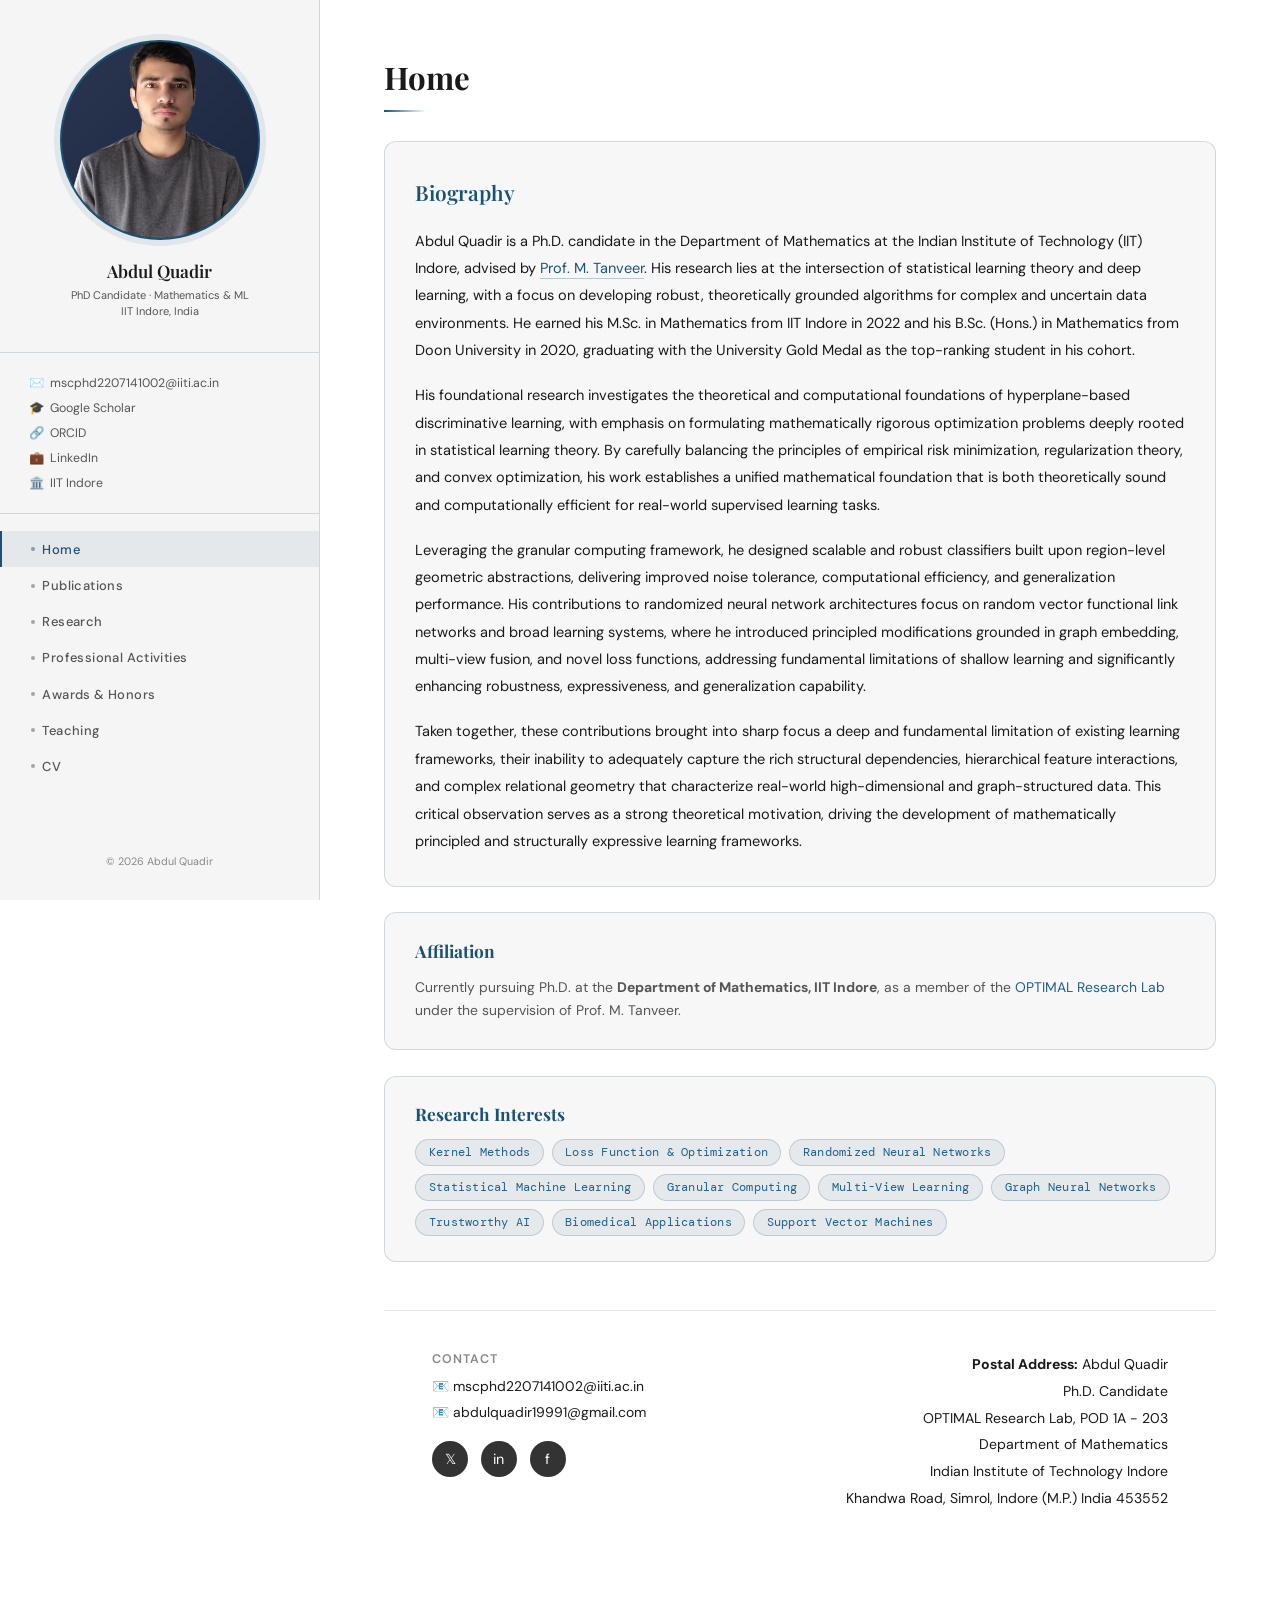
<file: index.html>
<!DOCTYPE html>
<html lang="en">
<head>
<meta charset="UTF-8">
<meta name="viewport" content="width=device-width, initial-scale=1.0">
<title>Abdul Quadir | Home</title>
<link href="https://fonts.googleapis.com/css2?family=Playfair+Display:wght@400;600;700&family=DM+Sans:wght@300;400;500;600&family=DM+Mono:wght@400;500&display=swap" rel="stylesheet">
<link rel="stylesheet" href="style.css">
</head>
<body>
<button class="mobile-toggle">☰</button>
<div class="site-wrapper">
  <div id="sidebar-placeholder"></div>
  <main class="main-content">
    <h1 class="section-title">Home</h1>
    <div class="bio-block">
      <h2 style="font-family:'Playfair Display',serif;font-size:1.3rem;color:#1a5276;margin-bottom:1rem;font-weight:600;">Biography</h2>
      <p>Abdul Quadir is a Ph.D. candidate in the Department of Mathematics at the Indian Institute of Technology (IIT) Indore, advised by <a href="https://mtanveer.profiles.iiti.ac.in/" target="_blank">Prof. M. Tanveer</a>. His research lies at the intersection of statistical learning theory and deep learning, with a focus on developing robust, theoretically grounded algorithms for complex and uncertain data environments. He earned his M.Sc. in Mathematics from IIT Indore in 2022 and his B.Sc. (Hons.) in Mathematics from Doon University in 2020, graduating with the University Gold Medal as the top-ranking student in his cohort.</p>
      <p>His foundational research investigates the theoretical and computational foundations of hyperplane-based discriminative learning, with emphasis on formulating mathematically rigorous optimization problems deeply rooted in statistical learning theory. By carefully balancing the principles of empirical risk minimization, regularization theory, and convex optimization, his work establishes a unified mathematical foundation that is both theoretically sound and computationally efficient for real-world supervised learning tasks.</p>
      <p>Leveraging the granular computing framework, he designed scalable and robust classifiers built upon region-level geometric abstractions, delivering improved noise tolerance, computational efficiency, and generalization performance. His contributions to randomized neural network architectures focus on random vector functional link networks and broad learning systems, where he introduced principled modifications grounded in graph embedding, multi-view fusion, and novel loss functions, addressing fundamental limitations of shallow learning and significantly enhancing robustness, expressiveness, and generalization capability.</p>
      <p>Taken together, these contributions brought into sharp focus a deep and fundamental limitation of existing learning frameworks, their inability to adequately capture the rich structural dependencies, hierarchical feature interactions, and complex relational geometry that characterize real-world high-dimensional and graph-structured data. This critical observation serves as a strong theoretical motivation, driving the development of mathematically principled and structurally expressive learning frameworks.</p>
    </div>
    <div class="affil-block">
      <h3>Affiliation</h3>
      <p>Currently pursuing Ph.D. at the <strong>Department of Mathematics, IIT Indore</strong>, as a member of the <a href="https://mtanveer.profiles.iiti.ac.in/" target="_blank">OPTIMAL Research Lab</a> under the supervision of Prof. M. Tanveer.</p>
    </div>
    <div class="affil-block">
      <h3>Research Interests</h3>
      <div class="interests-grid">
        <span class="tag">Kernel Methods</span>
        <span class="tag">Loss Function &amp; Optimization</span>
        <span class="tag">Randomized Neural Networks</span>
        <span class="tag">Statistical Machine Learning</span>
        <span class="tag">Granular Computing</span>
        <span class="tag">Multi-View Learning</span>
        <span class="tag">Graph Neural Networks</span>
        <span class="tag">Trustworthy AI</span>
        <span class="tag">Biomedical Applications</span>
        <span class="tag">Support Vector Machines</span>
      </div>
    </div>
    <!-- FOOTER -->
    <footer class="site-footer" style="margin-top:3rem;">
      <div>
        <p style="font-size:0.78rem;font-weight:600;color:#888;letter-spacing:0.08em;text-transform:uppercase;margin-bottom:0.5rem;">Contact</p>
        <p style="margin-bottom:0.3rem;"><a href="mailto:mscphd2207141002@iiti.ac.in" style="color:#1a1a1a;text-decoration:none;font-size:0.87rem;">📧 mscphd2207141002@iiti.ac.in</a></p>
        <p style="margin-bottom:1.2rem;"><a href="mailto:abdulquadir19991@gmail.com" style="color:#1a1a1a;text-decoration:none;font-size:0.87rem;">📧 abdulquadir19991@gmail.com</a></p>
        <div style="display:flex;gap:0.8rem;">
          <a href="#" target="_blank" style="width:36px;height:36px;border-radius:50%;background:#333;display:flex;align-items:center;justify-content:center;color:white;text-decoration:none;font-size:0.9rem;">𝕏</a>
          <a href="https://www.linkedin.com/in/abdul-quadir-0739232a8/" target="_blank" style="width:36px;height:36px;border-radius:50%;background:#333;display:flex;align-items:center;justify-content:center;color:white;text-decoration:none;font-size:0.9rem;">in</a>
          <a href="https://www.facebook.com/profile.php?id=100011492434482" target="_blank" style="width:36px;height:36px;border-radius:50%;background:#333;display:flex;align-items:center;justify-content:center;color:white;text-decoration:none;font-size:0.9rem;">f</a>
        </div>
      </div>
      <div style="font-size:0.88rem;line-height:1.9;text-align:right;">
        <p><strong>Postal Address:</strong> Abdul Quadir</p>
        <p>Ph.D. Candidate</p>
        <p>OPTIMAL Research Lab, POD 1A - 203</p>
        <p>Department of Mathematics</p>
        <p>Indian Institute of Technology Indore</p>
        <p>Khandwa Road, Simrol, Indore (M.P.) India 453552</p>
      </div>
    </footer>


    

    <!-- ── FLAG COUNTER ── -->
    <!-- <div style="
        background: var(--card-bg);
        border: 1px solid var(--border);
        border-radius: 12px;
        padding: 1.8rem 2rem;
        margin-top: 2rem;
        margin-bottom: 2rem;
    ">
        <h3 style="
            font-family: 'Playfair Display', serif;
            font-size: 1.08rem;
            color: var(--accent);
            margin-bottom: 1.2rem;
        ">Visitors</h3> -->

        <!-- <div style="display:flex; justify-content:center; width:100%;">
            <a href="https://info.flagcounter.com/j7Dl" target="_blank">
                <img src="https://s01.flagcounter.com/count2/j7Dl/bg_FFFFFF/txt_000000/border_CCCCCC/columns_4/maxflags_12/viewers_0/labels_1/pageviews_0/flags_0/percent_0/" 
                    alt="Flag Counter" 
                    border="0"
                    style="border-radius:8px;">
            </a>
        </div> -->
    <!-- </div> -->

  </main>
</div>
<script src="sidebar.js"></script>
</body>
</html>
</file>
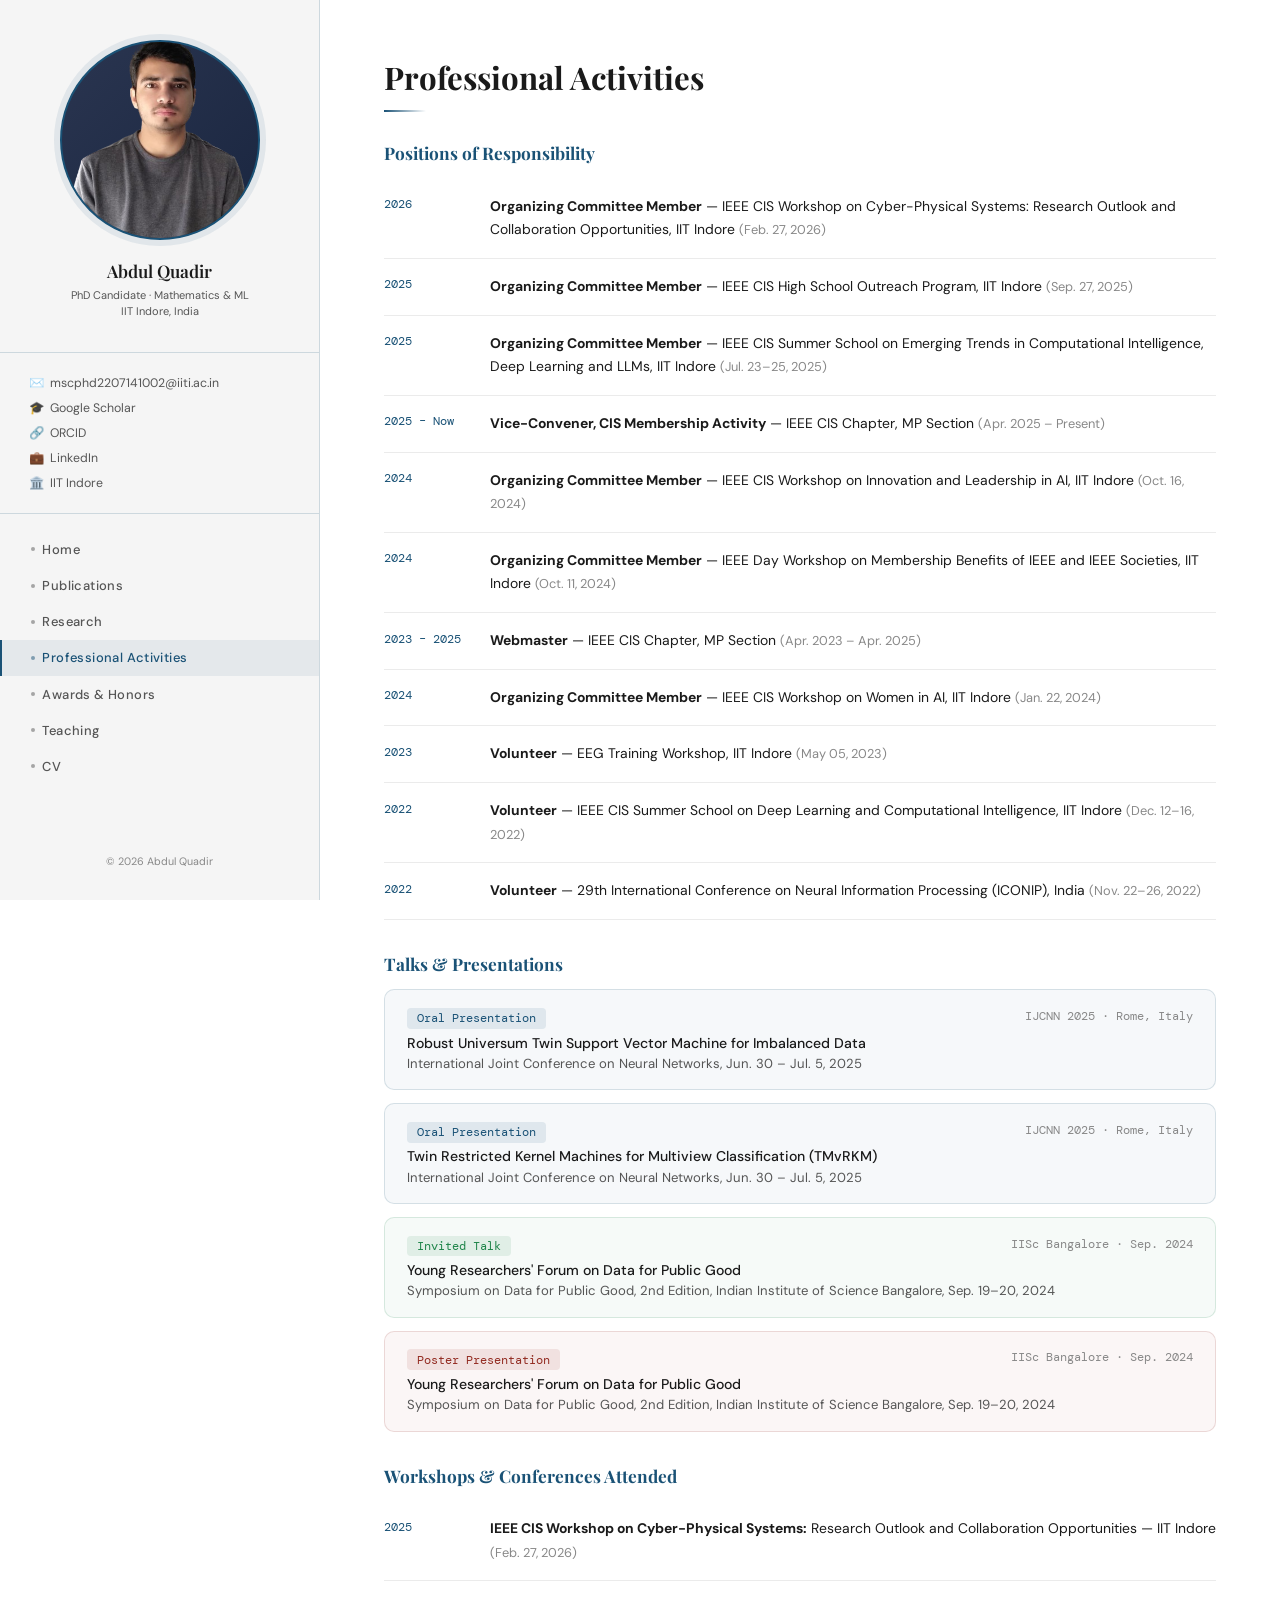
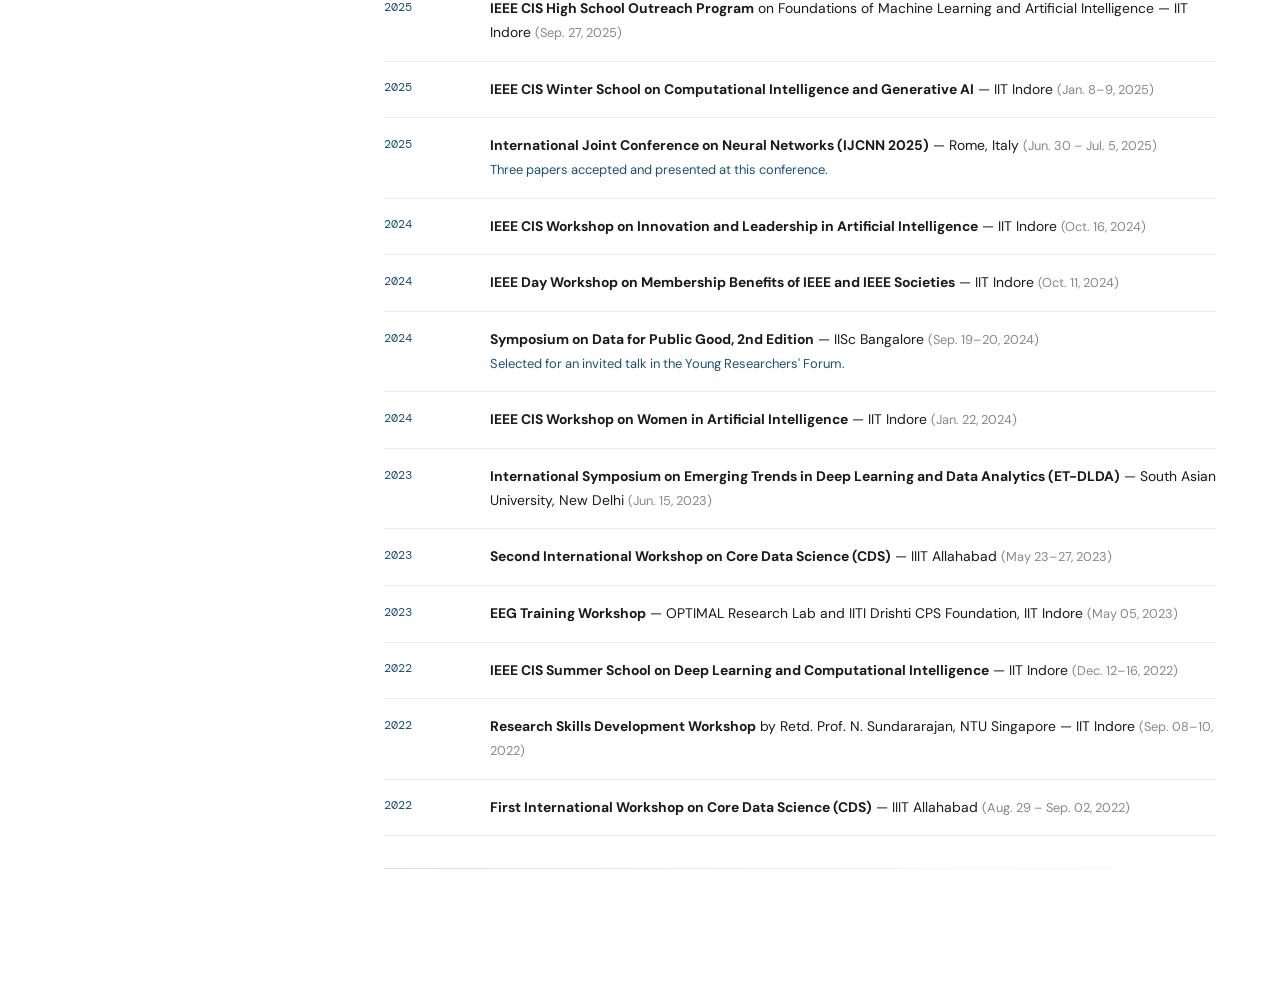
<file: activities.html>
<!DOCTYPE html>
<html lang="en">
<head>
<meta charset="UTF-8">
<meta name="viewport" content="width=device-width, initial-scale=1.0">
<title>Abdul Quadir | Professional Activities</title>
<link href="https://fonts.googleapis.com/css2?family=Playfair+Display:wght@400;600;700&family=DM+Sans:wght@300;400;500;600&family=DM+Mono:wght@400;500&display=swap" rel="stylesheet">
<link rel="stylesheet" href="style.css">
</head>
<body>
<button class="mobile-toggle">☰</button>
<div class="site-wrapper">
  <div id="sidebar-placeholder"></div>
  <main class="main-content">
<!-- ════════ PROFESSIONAL ACTIVITIES ════════ -->
<section class="page-section" id="activities">
  <h1 class="section-title">Professional Activities</h1>

  <!-- ── POSITIONS OF RESPONSIBILITY ── -->
  <h2 class="sub-heading">Positions of Responsibility</h2>

  <div style="margin-bottom: 2rem;">

    <div style="display:flex; gap:1rem; padding:1rem 0; border-bottom:1px solid rgba(0,0,0,0.08); align-items:flex-start;">
      <div style="min-width:90px; font-size:0.75rem; font-family:'DM Mono',monospace; color:#1a5276; padding-top:0.1rem;">2026</div>
      <div style="font-size:0.87rem; color:#1a1a1a; line-height:1.7;">
        <strong>Organizing Committee Member</strong> — IEEE CIS Workshop on Cyber-Physical Systems: Research Outlook and Collaboration Opportunities, IIT Indore <span style="color:#888; font-size:0.8rem;">(Feb. 27, 2026)</span>
      </div>
    </div>

    <div style="display:flex; gap:1rem; padding:1rem 0; border-bottom:1px solid rgba(0,0,0,0.08); align-items:flex-start;">
      <div style="min-width:90px; font-size:0.75rem; font-family:'DM Mono',monospace; color:#1a5276; padding-top:0.1rem;">2025</div>
      <div style="font-size:0.87rem; color:#1a1a1a; line-height:1.7;">
        <strong>Organizing Committee Member</strong> — IEEE CIS High School Outreach Program, IIT Indore <span style="color:#888; font-size:0.8rem;">(Sep. 27, 2025)</span>
      </div>
    </div>

    <div style="display:flex; gap:1rem; padding:1rem 0; border-bottom:1px solid rgba(0,0,0,0.08); align-items:flex-start;">
      <div style="min-width:90px; font-size:0.75rem; font-family:'DM Mono',monospace; color:#1a5276; padding-top:0.1rem;">2025</div>
      <div style="font-size:0.87rem; color:#1a1a1a; line-height:1.7;">
        <strong>Organizing Committee Member</strong> — IEEE CIS Summer School on Emerging Trends in Computational Intelligence, Deep Learning and LLMs, IIT Indore <span style="color:#888; font-size:0.8rem;">(Jul. 23–25, 2025)</span>
      </div>
    </div>

    <div style="display:flex; gap:1rem; padding:1rem 0; border-bottom:1px solid rgba(0,0,0,0.08); align-items:flex-start;">
      <div style="min-width:90px; font-size:0.75rem; font-family:'DM Mono',monospace; color:#1a5276; padding-top:0.1rem;">2025 – Now</div>
      <div style="font-size:0.87rem; color:#1a1a1a; line-height:1.7;">
        <strong>Vice-Convener, CIS Membership Activity</strong> — IEEE CIS Chapter, MP Section <span style="color:#888; font-size:0.8rem;">(Apr. 2025 – Present)</span>
      </div>
    </div>


    <div style="display:flex; gap:1rem; padding:1rem 0; border-bottom:1px solid rgba(0,0,0,0.08); align-items:flex-start;">
      <div style="min-width:90px; font-size:0.75rem; font-family:'DM Mono',monospace; color:#1a5276; padding-top:0.1rem;">2024</div>
      <div style="font-size:0.87rem; color:#1a1a1a; line-height:1.7;">
        <strong>Organizing Committee Member</strong> — IEEE CIS Workshop on Innovation and Leadership in AI, IIT Indore <span style="color:#888; font-size:0.8rem;">(Oct. 16, 2024)</span>
      </div>
    </div>

    <div style="display:flex; gap:1rem; padding:1rem 0; border-bottom:1px solid rgba(0,0,0,0.08); align-items:flex-start;">
      <div style="min-width:90px; font-size:0.75rem; font-family:'DM Mono',monospace; color:#1a5276; padding-top:0.1rem;">2024</div>
      <div style="font-size:0.87rem; color:#1a1a1a; line-height:1.7;">
        <strong>Organizing Committee Member</strong> — IEEE Day Workshop on Membership Benefits of IEEE and IEEE Societies, IIT Indore <span style="color:#888; font-size:0.8rem;">(Oct. 11, 2024)</span>
      </div>
    </div>

    <div style="display:flex; gap:1rem; padding:1rem 0; border-bottom:1px solid rgba(0,0,0,0.08); align-items:flex-start;">
      <div style="min-width:90px; font-size:0.75rem; font-family:'DM Mono',monospace; color:#1a5276; padding-top:0.1rem;">2023 – 2025</div>
      <div style="font-size:0.87rem; color:#1a1a1a; line-height:1.7;">
        <strong>Webmaster</strong> — IEEE CIS Chapter, MP Section <span style="color:#888; font-size:0.8rem;">(Apr. 2023 – Apr. 2025)</span>
      </div>
    </div>

    <div style="display:flex; gap:1rem; padding:1rem 0; border-bottom:1px solid rgba(0,0,0,0.08); align-items:flex-start;">
      <div style="min-width:90px; font-size:0.75rem; font-family:'DM Mono',monospace; color:#1a5276; padding-top:0.1rem;">2024</div>
      <div style="font-size:0.87rem; color:#1a1a1a; line-height:1.7;">
        <strong>Organizing Committee Member</strong> — IEEE CIS Workshop on Women in AI, IIT Indore <span style="color:#888; font-size:0.8rem;">(Jan. 22, 2024)</span>
      </div>
    </div>

    <div style="display:flex; gap:1rem; padding:1rem 0; border-bottom:1px solid rgba(0,0,0,0.08); align-items:flex-start;">
      <div style="min-width:90px; font-size:0.75rem; font-family:'DM Mono',monospace; color:#1a5276; padding-top:0.1rem;">2023</div>
      <div style="font-size:0.87rem; color:#1a1a1a; line-height:1.7;">
        <strong>Volunteer</strong> — EEG Training Workshop, IIT Indore <span style="color:#888; font-size:0.8rem;">(May 05, 2023)</span>
      </div>
    </div>

    <div style="display:flex; gap:1rem; padding:1rem 0; border-bottom:1px solid rgba(0,0,0,0.08); align-items:flex-start;">
      <div style="min-width:90px; font-size:0.75rem; font-family:'DM Mono',monospace; color:#1a5276; padding-top:0.1rem;">2022</div>
      <div style="font-size:0.87rem; color:#1a1a1a; line-height:1.7;">
        <strong>Volunteer</strong> — IEEE CIS Summer School on Deep Learning and Computational Intelligence, IIT Indore <span style="color:#888; font-size:0.8rem;">(Dec. 12–16, 2022)</span>
      </div>
    </div>

    <div style="display:flex; gap:1rem; padding:1rem 0; border-bottom:1px solid rgba(0,0,0,0.08); align-items:flex-start;">
      <div style="min-width:90px; font-size:0.75rem; font-family:'DM Mono',monospace; color:#1a5276; padding-top:0.1rem;">2022</div>
      <div style="font-size:0.87rem; color:#1a1a1a; line-height:1.7;">
        <strong>Volunteer</strong> — 29th International Conference on Neural Information Processing (ICONIP), India <span style="color:#888; font-size:0.8rem;">(Nov. 22–26, 2022)</span>
      </div>
    </div>

  </div>

  <!-- ── TALKS & PRESENTATIONS ── -->
  <h2 class="sub-heading">Talks &amp; Presentations</h2>
  <div style="margin-bottom: 2rem;">

    <div style="background:rgba(26,82,118,0.04); border:1px solid rgba(26,82,118,0.15); border-radius:10px; padding:1.1rem 1.4rem; margin-bottom:0.8rem;">
      <div style="display:flex; justify-content:space-between; flex-wrap:wrap; gap:0.5rem; margin-bottom:0.3rem;">
        <span style="font-size:0.75rem; font-family:'DM Mono',monospace; color:#1a5276; background:rgba(26,82,118,0.1); padding:0.15rem 0.6rem; border-radius:4px;">Oral Presentation</span>
        <span style="font-size:0.75rem; font-family:'DM Mono',monospace; color:#888;">IJCNN 2025 · Rome, Italy</span>
      </div>
      <p style="font-size:0.88rem; color:#1a1a1a; font-weight:500;">Robust Universum Twin Support Vector Machine for Imbalanced Data</p>
      <p style="font-size:0.82rem; color:#555; margin-top:0.2rem;">International Joint Conference on Neural Networks, Jun. 30 – Jul. 5, 2025</p>
    </div>

    <div style="background:rgba(26,82,118,0.04); border:1px solid rgba(26,82,118,0.15); border-radius:10px; padding:1.1rem 1.4rem; margin-bottom:0.8rem;">
      <div style="display:flex; justify-content:space-between; flex-wrap:wrap; gap:0.5rem; margin-bottom:0.3rem;">
        <span style="font-size:0.75rem; font-family:'DM Mono',monospace; color:#1a5276; background:rgba(26,82,118,0.1); padding:0.15rem 0.6rem; border-radius:4px;">Oral Presentation</span>
        <span style="font-size:0.75rem; font-family:'DM Mono',monospace; color:#888;">IJCNN 2025 · Rome, Italy</span>
      </div>
      <p style="font-size:0.88rem; color:#1a1a1a; font-weight:500;">Twin Restricted Kernel Machines for Multiview Classification (TMvRKM)</p>
      <p style="font-size:0.82rem; color:#555; margin-top:0.2rem;">International Joint Conference on Neural Networks, Jun. 30 – Jul. 5, 2025</p>
    </div>

    <div style="background:rgba(30,132,73,0.04); border:1px solid rgba(30,132,73,0.15); border-radius:10px; padding:1.1rem 1.4rem; margin-bottom:0.8rem;">
      <div style="display:flex; justify-content:space-between; flex-wrap:wrap; gap:0.5rem; margin-bottom:0.3rem;">
        <span style="font-size:0.75rem; font-family:'DM Mono',monospace; color:#1e8449; background:rgba(30,132,73,0.1); padding:0.15rem 0.6rem; border-radius:4px;">Invited Talk</span>
        <span style="font-size:0.75rem; font-family:'DM Mono',monospace; color:#888;">IISc Bangalore · Sep. 2024</span>
      </div>
      <p style="font-size:0.88rem; color:#1a1a1a; font-weight:500;">Young Researchers' Forum on Data for Public Good</p>
      <p style="font-size:0.82rem; color:#555; margin-top:0.2rem;">Symposium on Data for Public Good, 2nd Edition, Indian Institute of Science Bangalore, Sep. 19–20, 2024</p>
    </div>

    <div style="background:rgba(146,43,33,0.04); border:1px solid rgba(146,43,33,0.15); border-radius:10px; padding:1.1rem 1.4rem; margin-bottom:0.8rem;">
      <div style="display:flex; justify-content:space-between; flex-wrap:wrap; gap:0.5rem; margin-bottom:0.3rem;">
        <span style="font-size:0.75rem; font-family:'DM Mono',monospace; color:#922b21; background:rgba(146,43,33,0.1); padding:0.15rem 0.6rem; border-radius:4px;">Poster Presentation</span>
        <span style="font-size:0.75rem; font-family:'DM Mono',monospace; color:#888;">IISc Bangalore · Sep. 2024</span>
      </div>
      <p style="font-size:0.88rem; color:#1a1a1a; font-weight:500;">Young Researchers' Forum on Data for Public Good</p>
      <p style="font-size:0.82rem; color:#555; margin-top:0.2rem;">Symposium on Data for Public Good, 2nd Edition, Indian Institute of Science Bangalore, Sep. 19–20, 2024</p>
    </div>

  </div>

  <!-- ── WORKSHOPS & CONFERENCES ── -->
  <h2 class="sub-heading">Workshops &amp; Conferences Attended</h2>
  <div style="margin-bottom: 2rem;">

    <div style="display:flex; gap:1rem; padding:1rem 0; border-bottom:1px solid rgba(0,0,0,0.08); align-items:flex-start;">
      <div style="min-width:90px; font-size:0.75rem; font-family:'DM Mono',monospace; color:#1a5276; padding-top:0.1rem;">2025</div>
      <div style="font-size:0.87rem; color:#1a1a1a; line-height:1.7;">
        <strong>IEEE CIS Workshop on Cyber-Physical Systems:</strong> Research Outlook and Collaboration Opportunities — IIT Indore <span style="color:#888; font-size:0.8rem;">(Feb. 27, 2026)</span>
      </div>
    </div>

    <div style="display:flex; gap:1rem; padding:1rem 0; border-bottom:1px solid rgba(0,0,0,0.08); align-items:flex-start;">
      <div style="min-width:90px; font-size:0.75rem; font-family:'DM Mono',monospace; color:#1a5276; padding-top:0.1rem;">2025</div>
      <div style="font-size:0.87rem; color:#1a1a1a; line-height:1.7;">
        <strong>IEEE CIS High School Outreach Program</strong> on Foundations of Machine Learning and Artificial Intelligence — IIT Indore <span style="color:#888; font-size:0.8rem;">(Sep. 27, 2025)</span>
      </div>
    </div>

    <div style="display:flex; gap:1rem; padding:1rem 0; border-bottom:1px solid rgba(0,0,0,0.08); align-items:flex-start;">
      <div style="min-width:90px; font-size:0.75rem; font-family:'DM Mono',monospace; color:#1a5276; padding-top:0.1rem;">2025</div>
      <div style="font-size:0.87rem; color:#1a1a1a; line-height:1.7;">
        <strong>IEEE CIS Winter School on Computational Intelligence and Generative AI</strong> — IIT Indore <span style="color:#888; font-size:0.8rem;">(Jan. 8–9, 2025)</span>
      </div>
    </div>

    <div style="display:flex; gap:1rem; padding:1rem 0; border-bottom:1px solid rgba(0,0,0,0.08); align-items:flex-start;">
      <div style="min-width:90px; font-size:0.75rem; font-family:'DM Mono',monospace; color:#1a5276; padding-top:0.1rem;">2025</div>
      <div style="font-size:0.87rem; color:#1a1a1a; line-height:1.7;">
        <strong>International Joint Conference on Neural Networks (IJCNN 2025)</strong> — Rome, Italy <span style="color:#888; font-size:0.8rem;">(Jun. 30 – Jul. 5, 2025)</span>
        <br><span style="font-size:0.81rem; color:#1a5276;">Three papers accepted and presented at this conference.</span>
      </div>
    </div>

    <div style="display:flex; gap:1rem; padding:1rem 0; border-bottom:1px solid rgba(0,0,0,0.08); align-items:flex-start;">
      <div style="min-width:90px; font-size:0.75rem; font-family:'DM Mono',monospace; color:#1a5276; padding-top:0.1rem;">2024</div>
      <div style="font-size:0.87rem; color:#1a1a1a; line-height:1.7;">
        <strong>IEEE CIS Workshop on Innovation and Leadership in Artificial Intelligence</strong> — IIT Indore <span style="color:#888; font-size:0.8rem;">(Oct. 16, 2024)</span>
      </div>
    </div>

    <div style="display:flex; gap:1rem; padding:1rem 0; border-bottom:1px solid rgba(0,0,0,0.08); align-items:flex-start;">
      <div style="min-width:90px; font-size:0.75rem; font-family:'DM Mono',monospace; color:#1a5276; padding-top:0.1rem;">2024</div>
      <div style="font-size:0.87rem; color:#1a1a1a; line-height:1.7;">
        <strong>IEEE Day Workshop on Membership Benefits of IEEE and IEEE Societies</strong> — IIT Indore <span style="color:#888; font-size:0.8rem;">(Oct. 11, 2024)</span>
      </div>
    </div>

    <div style="display:flex; gap:1rem; padding:1rem 0; border-bottom:1px solid rgba(0,0,0,0.08); align-items:flex-start;">
      <div style="min-width:90px; font-size:0.75rem; font-family:'DM Mono',monospace; color:#1a5276; padding-top:0.1rem;">2024</div>
      <div style="font-size:0.87rem; color:#1a1a1a; line-height:1.7;">
        <strong>Symposium on Data for Public Good, 2nd Edition</strong> — IISc Bangalore <span style="color:#888; font-size:0.8rem;">(Sep. 19–20, 2024)</span>
        <br><span style="font-size:0.81rem; color:#1a5276;">Selected for an invited talk in the Young Researchers' Forum.</span>
      </div>
    </div>

    <div style="display:flex; gap:1rem; padding:1rem 0; border-bottom:1px solid rgba(0,0,0,0.08); align-items:flex-start;">
      <div style="min-width:90px; font-size:0.75rem; font-family:'DM Mono',monospace; color:#1a5276; padding-top:0.1rem;">2024</div>
      <div style="font-size:0.87rem; color:#1a1a1a; line-height:1.7;">
        <strong>IEEE CIS Workshop on Women in Artificial Intelligence</strong> — IIT Indore <span style="color:#888; font-size:0.8rem;">(Jan. 22, 2024)</span>
      </div>
    </div>

    <div style="display:flex; gap:1rem; padding:1rem 0; border-bottom:1px solid rgba(0,0,0,0.08); align-items:flex-start;">
      <div style="min-width:90px; font-size:0.75rem; font-family:'DM Mono',monospace; color:#1a5276; padding-top:0.1rem;">2023</div>
      <div style="font-size:0.87rem; color:#1a1a1a; line-height:1.7;">
        <strong>International Symposium on Emerging Trends in Deep Learning and Data Analytics (ET-DLDA)</strong> — South Asian University, New Delhi <span style="color:#888; font-size:0.8rem;">(Jun. 15, 2023)</span>
      </div>
    </div>

    <div style="display:flex; gap:1rem; padding:1rem 0; border-bottom:1px solid rgba(0,0,0,0.08); align-items:flex-start;">
      <div style="min-width:90px; font-size:0.75rem; font-family:'DM Mono',monospace; color:#1a5276; padding-top:0.1rem;">2023</div>
      <div style="font-size:0.87rem; color:#1a1a1a; line-height:1.7;">
        <strong>Second International Workshop on Core Data Science (CDS)</strong> — IIIT Allahabad <span style="color:#888; font-size:0.8rem;">(May 23–27, 2023)</span>
      </div>
    </div>

    <div style="display:flex; gap:1rem; padding:1rem 0; border-bottom:1px solid rgba(0,0,0,0.08); align-items:flex-start;">
      <div style="min-width:90px; font-size:0.75rem; font-family:'DM Mono',monospace; color:#1a5276; padding-top:0.1rem;">2023</div>
      <div style="font-size:0.87rem; color:#1a1a1a; line-height:1.7;">
        <strong>EEG Training Workshop</strong> — OPTIMAL Research Lab and IITI Drishti CPS Foundation, IIT Indore <span style="color:#888; font-size:0.8rem;">(May 05, 2023)</span>
      </div>
    </div>

    <div style="display:flex; gap:1rem; padding:1rem 0; border-bottom:1px solid rgba(0,0,0,0.08); align-items:flex-start;">
      <div style="min-width:90px; font-size:0.75rem; font-family:'DM Mono',monospace; color:#1a5276; padding-top:0.1rem;">2022</div>
      <div style="font-size:0.87rem; color:#1a1a1a; line-height:1.7;">
        <strong>IEEE CIS Summer School on Deep Learning and Computational Intelligence</strong> — IIT Indore <span style="color:#888; font-size:0.8rem;">(Dec. 12–16, 2022)</span>
      </div>
    </div>

    <div style="display:flex; gap:1rem; padding:1rem 0; border-bottom:1px solid rgba(0,0,0,0.08); align-items:flex-start;">
      <div style="min-width:90px; font-size:0.75rem; font-family:'DM Mono',monospace; color:#1a5276; padding-top:0.1rem;">2022</div>
      <div style="font-size:0.87rem; color:#1a1a1a; line-height:1.7;">
        <strong>Research Skills Development Workshop</strong> by Retd. Prof. N. Sundararajan, NTU Singapore — IIT Indore <span style="color:#888; font-size:0.8rem;">(Sep. 08–10, 2022)</span>
      </div>
    </div>

    <div style="display:flex; gap:1rem; padding:1rem 0; border-bottom:1px solid rgba(0,0,0,0.08); align-items:flex-start;">
      <div style="min-width:90px; font-size:0.75rem; font-family:'DM Mono',monospace; color:#1a5276; padding-top:0.1rem;">2022</div>
      <div style="font-size:0.87rem; color:#1a1a1a; line-height:1.7;">
        <strong>First International Workshop on Core Data Science (CDS)</strong> — IIIT Allahabad <span style="color:#888; font-size:0.8rem;">(Aug. 29 – Sep. 02, 2022)</span>
      </div>
    </div>

  </div>
</section>


    <div class="section-divider"></div>

    <!-- ════════ AWARDS ════════ -->
  </main>
</div>
<script src="sidebar.js"></script>
</body>
</html>
</file>
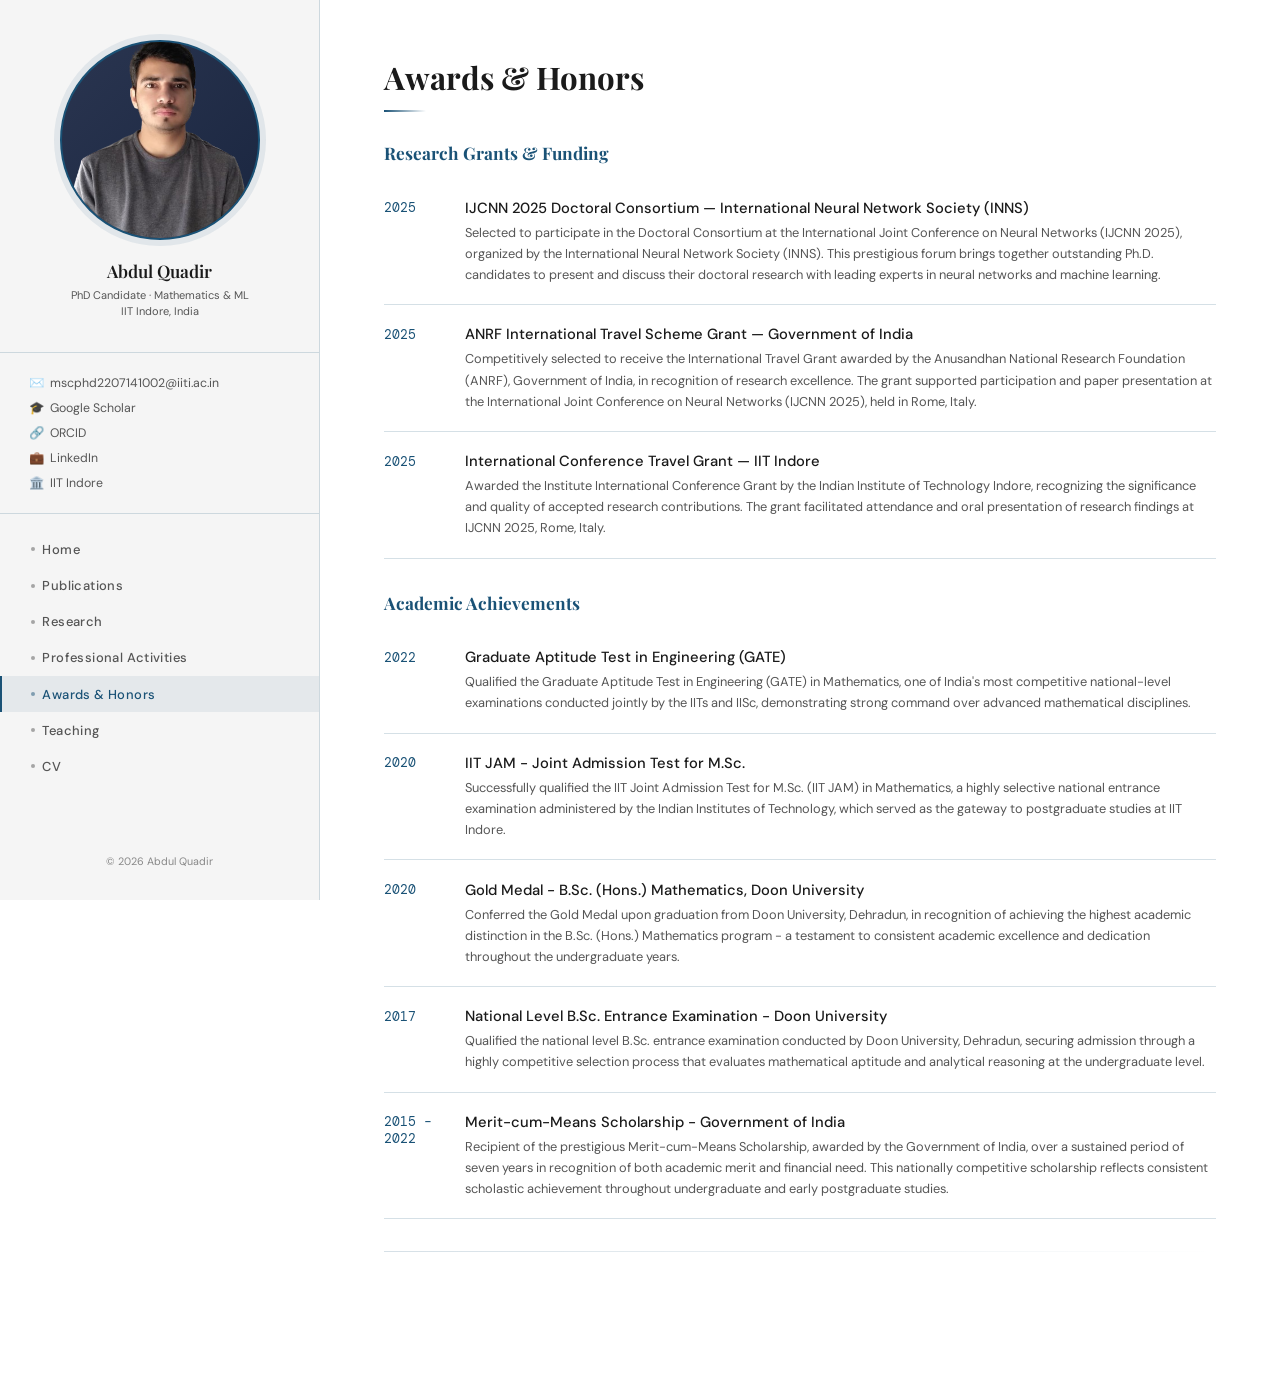
<file: awards.html>
<!DOCTYPE html>
<html lang="en">
<head>
<meta charset="UTF-8">
<meta name="viewport" content="width=device-width, initial-scale=1.0">
<title>Abdul Quadir | Awards & Honors</title>
<link href="https://fonts.googleapis.com/css2?family=Playfair+Display:wght@400;600;700&family=DM+Sans:wght@300;400;500;600&family=DM+Mono:wght@400;500&display=swap" rel="stylesheet">
<link rel="stylesheet" href="style.css">
</head>
<body>
<button class="mobile-toggle">☰</button>
<div class="site-wrapper">
  <div id="sidebar-placeholder"></div>
  <main class="main-content">
<section class="page-section" id="awards">
  <h1 class="section-title">Awards &amp; Honors</h1>

  <!-- ── GRANTS & FUNDING ── -->
  <h2 class="sub-heading">Research Grants &amp; Funding</h2>

    <div class="award-item">
      <div class="award-year">2025</div>
      <div class="award-info">
          <h3>IJCNN 2025 Doctoral Consortium — International Neural Network Society (INNS)</h3>
          <p>Selected to participate in the Doctoral Consortium at the International Joint Conference on Neural Networks (IJCNN 2025), organized by the International Neural Network Society (INNS). This prestigious forum brings together outstanding Ph.D. candidates to present and discuss their doctoral research with leading experts in neural networks and machine learning.</p>
      </div>
  </div>

  <div class="award-item">
    <div class="award-year">2025</div>
    <div class="award-info">
      <h3>ANRF International Travel Scheme Grant — Government of India</h3>
      <p contenteditable="false">Competitively selected to receive the International Travel Grant awarded by the Anusandhan National Research Foundation (ANRF), Government of India, in recognition of research excellence. The grant supported participation and paper presentation at the International Joint Conference on Neural Networks (IJCNN 2025), held in Rome, Italy.</p>
    </div>
  </div>

  <div class="award-item">
    <div class="award-year">2025</div>
    <div class="award-info">
      <h3>International Conference Travel Grant — IIT Indore</h3>
      <p contenteditable="false">Awarded the Institute International Conference Grant by the Indian Institute of Technology Indore, recognizing the significance and quality of accepted research contributions. The grant facilitated attendance and oral presentation of research findings at IJCNN 2025, Rome, Italy.</p>
    </div>
  </div>

  <!-- ── ACADEMIC ACHIEVEMENTS ── -->
  <h2 class="sub-heading" style="margin-top:2rem;">Academic Achievements</h2>

  <div class="award-item">
    <div class="award-year">2022</div>
    <div class="award-info">
      <h3>Graduate Aptitude Test in Engineering (GATE)</h3>
      <p contenteditable="false">Qualified the Graduate Aptitude Test in Engineering (GATE) in Mathematics, one of India's most competitive national-level examinations conducted jointly by the IITs and IISc, demonstrating strong command over advanced mathematical disciplines.</p>
    </div>
  </div>

  <div class="award-item">
    <div class="award-year">2020</div>
    <div class="award-info">
      <h3>IIT JAM - Joint Admission Test for M.Sc.</h3>
      <p contenteditable="false">Successfully qualified the IIT Joint Admission Test for M.Sc. (IIT JAM) in Mathematics, a highly selective national entrance examination administered by the Indian Institutes of Technology, which served as the gateway to postgraduate studies at IIT Indore.</p>
    </div>
  </div>

  <div class="award-item">
    <div class="award-year">2020</div>
    <div class="award-info">
      <h3>Gold Medal - B.Sc. (Hons.) Mathematics, Doon University</h3>
      <p contenteditable="false">Conferred the Gold Medal upon graduation from Doon University, Dehradun, in recognition of achieving the highest academic distinction in the B.Sc. (Hons.) Mathematics program - a testament to consistent academic excellence and dedication throughout the undergraduate years.</p>
    </div>
  </div>

  <div class="award-item">
    <div class="award-year">2017</div>
    <div class="award-info">
      <h3>National Level B.Sc. Entrance Examination - Doon University</h3>
      <p contenteditable="false">Qualified the national level B.Sc. entrance examination conducted by Doon University, Dehradun, securing admission through a highly competitive selection process that evaluates mathematical aptitude and analytical reasoning at the undergraduate level.</p>
    </div>
  </div>

  <div class="award-item">
    <div class="award-year">2015 – 2022</div>
    <div class="award-info">
      <h3>Merit-cum-Means Scholarship - Government of India</h3>
      <p contenteditable="false">Recipient of the prestigious Merit-cum-Means Scholarship, awarded by the Government of India, over a sustained period of seven years in recognition of both academic merit and financial need. This nationally competitive scholarship reflects consistent scholastic achievement throughout undergraduate and early postgraduate studies.</p>
    </div>
  </div>

</section>
<div class="section-divider"></div>


    <!-- ════════ TEACHING ════════ -->
  </main>
</div>
<script src="sidebar.js"></script>
</body>
</html>
</file>
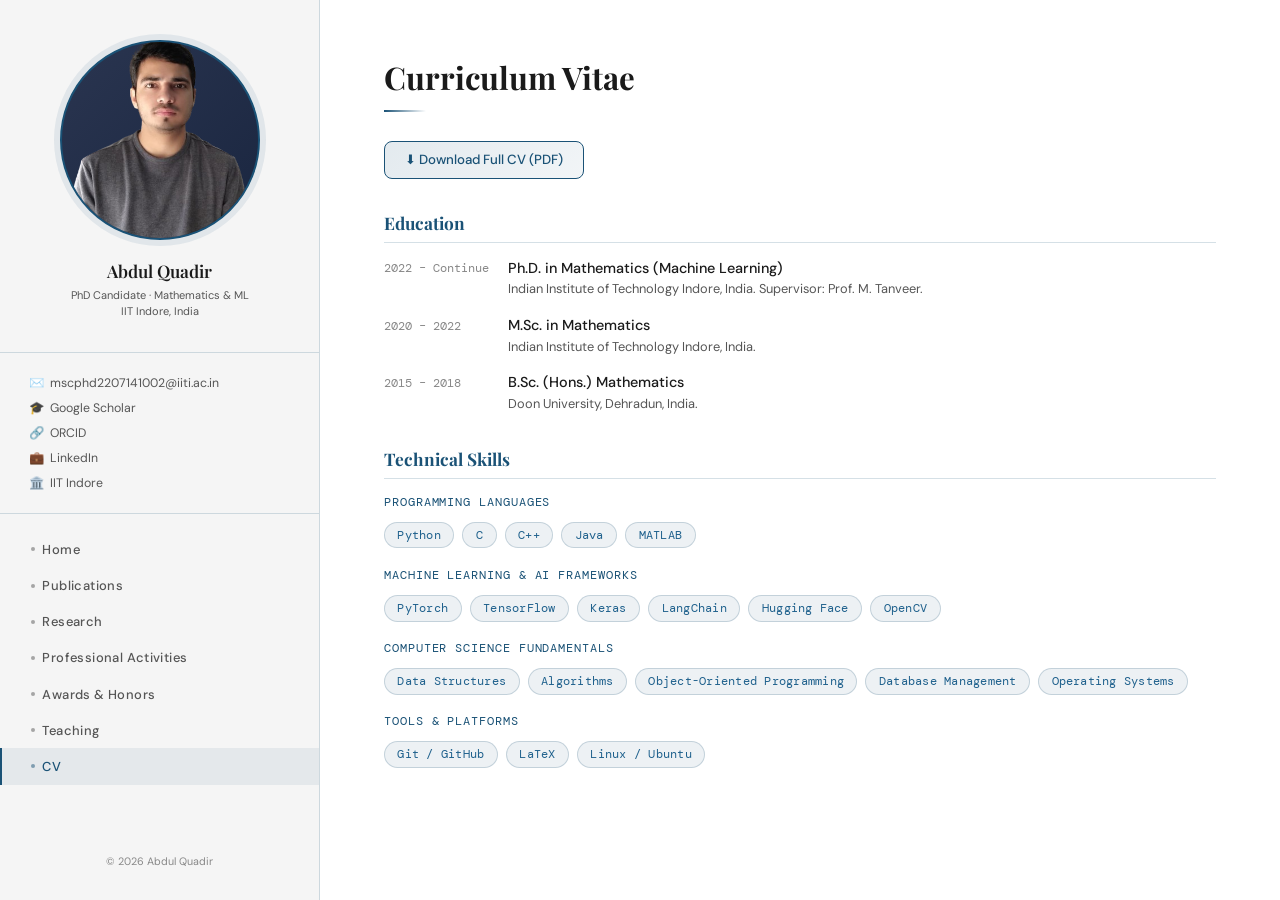
<file: cv.html>
<!DOCTYPE html>
<html lang="en">
<head>
<meta charset="UTF-8">
<meta name="viewport" content="width=device-width, initial-scale=1.0">
<title>Abdul Quadir | CV</title>
<link href="https://fonts.googleapis.com/css2?family=Playfair+Display:wght@400;600;700&family=DM+Sans:wght@300;400;500;600&family=DM+Mono:wght@400;500&display=swap" rel="stylesheet">
<link rel="stylesheet" href="style.css">
</head>
<body>
<button class="mobile-toggle">☰</button>
<div class="site-wrapper">
  <div id="sidebar-placeholder"></div>
  <main class="main-content">
<!-- ════════ CV ════════ -->
    <section class="page-section" id="cv">
      <h1 class="section-title">Curriculum Vitae</h1>
      <a href="Abdul_CV.pdf" class="cv-download-btn">⬇ Download Full CV (PDF)</a>

      <div class="cv-section">
        <h3>Education</h3>
        <div class="cv-row">
          <div class="cv-date">2022 – Continue </div>
          <div class="cv-detail">
            <h4>Ph.D. in Mathematics (Machine Learning)</h4>
            <p contenteditable="false">Indian Institute of Technology Indore, India. Supervisor: Prof. M. Tanveer.</p>
          </div>
        </div>
        <div class="cv-row">
          <div class="cv-date">2020 – 2022</div>
          <div class="cv-detail">
            <h4>M.Sc. in Mathematics</h4>
            <p contenteditable="false">Indian Institute of Technology Indore, India.</p>
          </div>
        </div>
        <div class="cv-row">
          <div class="cv-date">2015 – 2018</div>
          <div class="cv-detail">
            <h4>B.Sc. (Hons.) Mathematics</h4>
            <p contenteditable="false">Doon University, Dehradun, India.</p>
          </div>
        </div>
      </div>

      <div class="cv-section">
      <h3>Technical Skills</h3>

      <!-- Programming Languages -->
      <div style="margin-bottom: 1.2rem;">
        <div style="font-family:'DM Mono',monospace; font-size:0.72rem; color:#1a5276;
                    letter-spacing:0.08em; text-transform:uppercase; margin-bottom:0.6rem;">
          Programming Languages
        </div>
        <div class="interests-grid">
          <span class="tag">Python</span>
          <span class="tag">C</span>
          <span class="tag">C++</span>
          <span class="tag">Java</span>
          <span class="tag">MATLAB</span>
        </div>
      </div>

      <!-- Machine Learning & AI -->
      <div style="margin-bottom: 1.2rem;">
        <div style="font-family:'DM Mono',monospace; font-size:0.72rem; color:#1a5276;
                    letter-spacing:0.08em; text-transform:uppercase; margin-bottom:0.6rem;">
          Machine Learning &amp; AI Frameworks
        </div>
        <div class="interests-grid">
          <span class="tag">PyTorch</span>
          <span class="tag">TensorFlow</span>
          <span class="tag">Keras</span>
          <span class="tag">LangChain</span>
          <span class="tag">Hugging Face</span>
          <span class="tag">OpenCV</span>
        </div>
      </div>

      <!-- CS Fundamentals -->
      <div style="margin-bottom: 1.2rem;">
        <div style="font-family:'DM Mono',monospace; font-size:0.72rem; color:#1a5276;
                    letter-spacing:0.08em; text-transform:uppercase; margin-bottom:0.6rem;">
          Computer Science Fundamentals
        </div>
        <div class="interests-grid">
          <span class="tag">Data Structures</span>
          <span class="tag">Algorithms</span>
          <span class="tag">Object-Oriented Programming</span>
          <span class="tag">Database Management</span>
          <span class="tag">Operating Systems</span>
        </div>
      </div>


      <!-- Tools & Platforms -->
      <div style="margin-bottom: 1.2rem;">
        <div style="font-family:'DM Mono',monospace; font-size:0.72rem; color:#1a5276;
                    letter-spacing:0.08em; text-transform:uppercase; margin-bottom:0.6rem;">
          Tools &amp; Platforms
        </div>
        <div class="interests-grid">
          <span class="tag">Git / GitHub</span>
          <span class="tag">LaTeX</span>
          <span class="tag">Linux / Ubuntu</span>
        </div>
      </div>

    </div>
    </section>
  </main>
</div>
<script src="sidebar.js"></script>
</body>
</html>
</file>
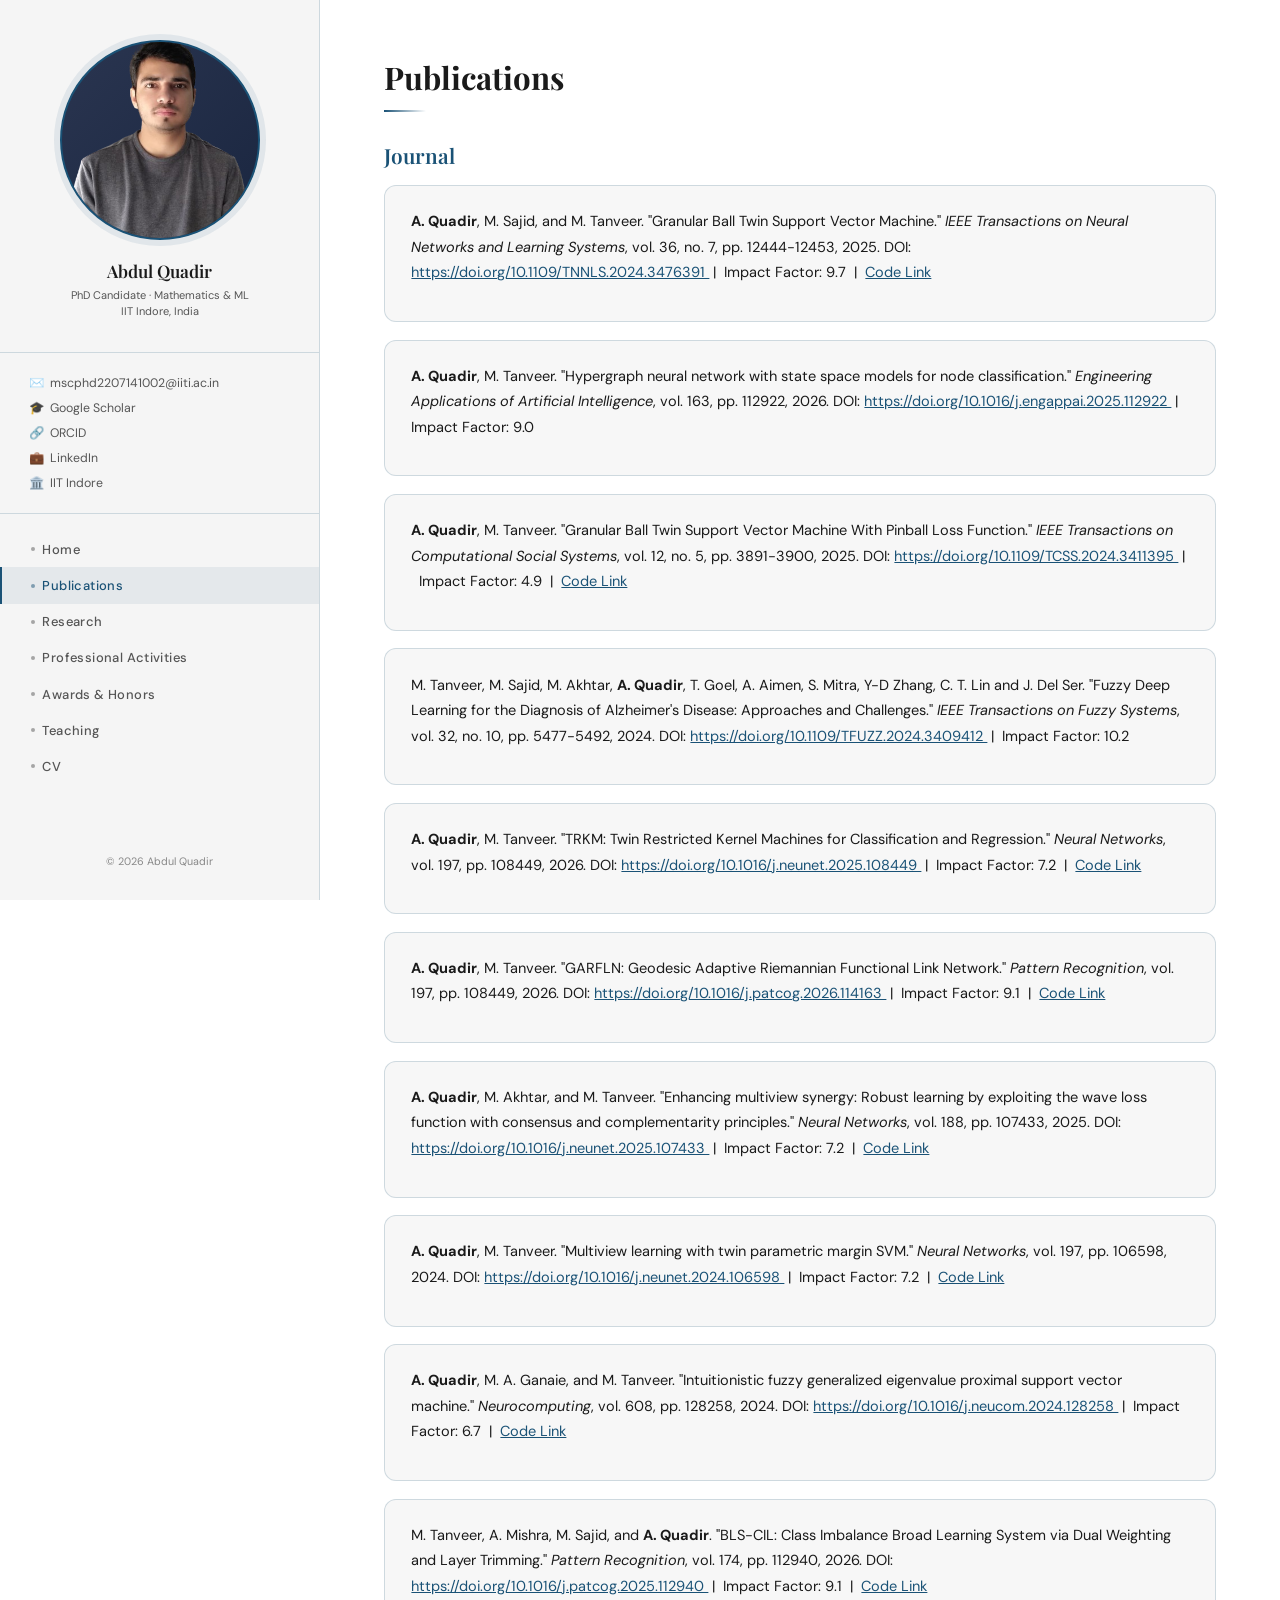
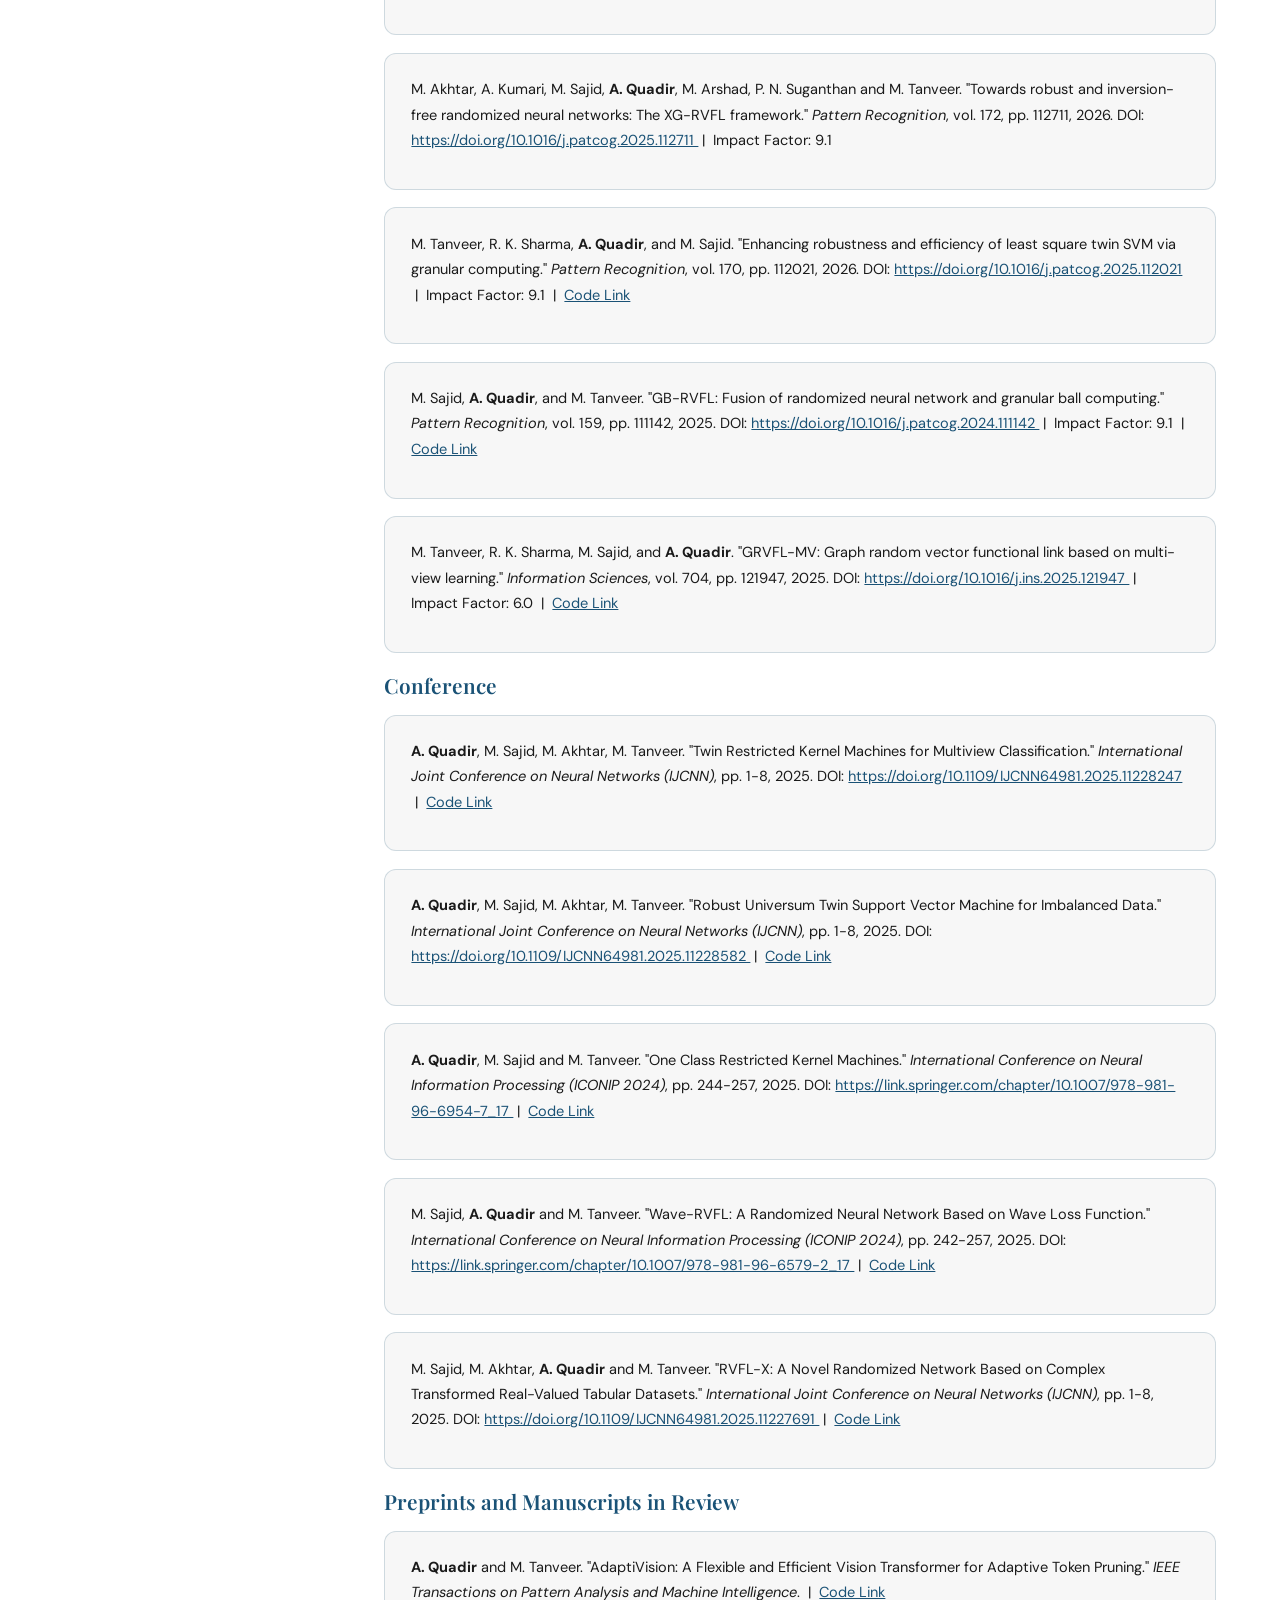
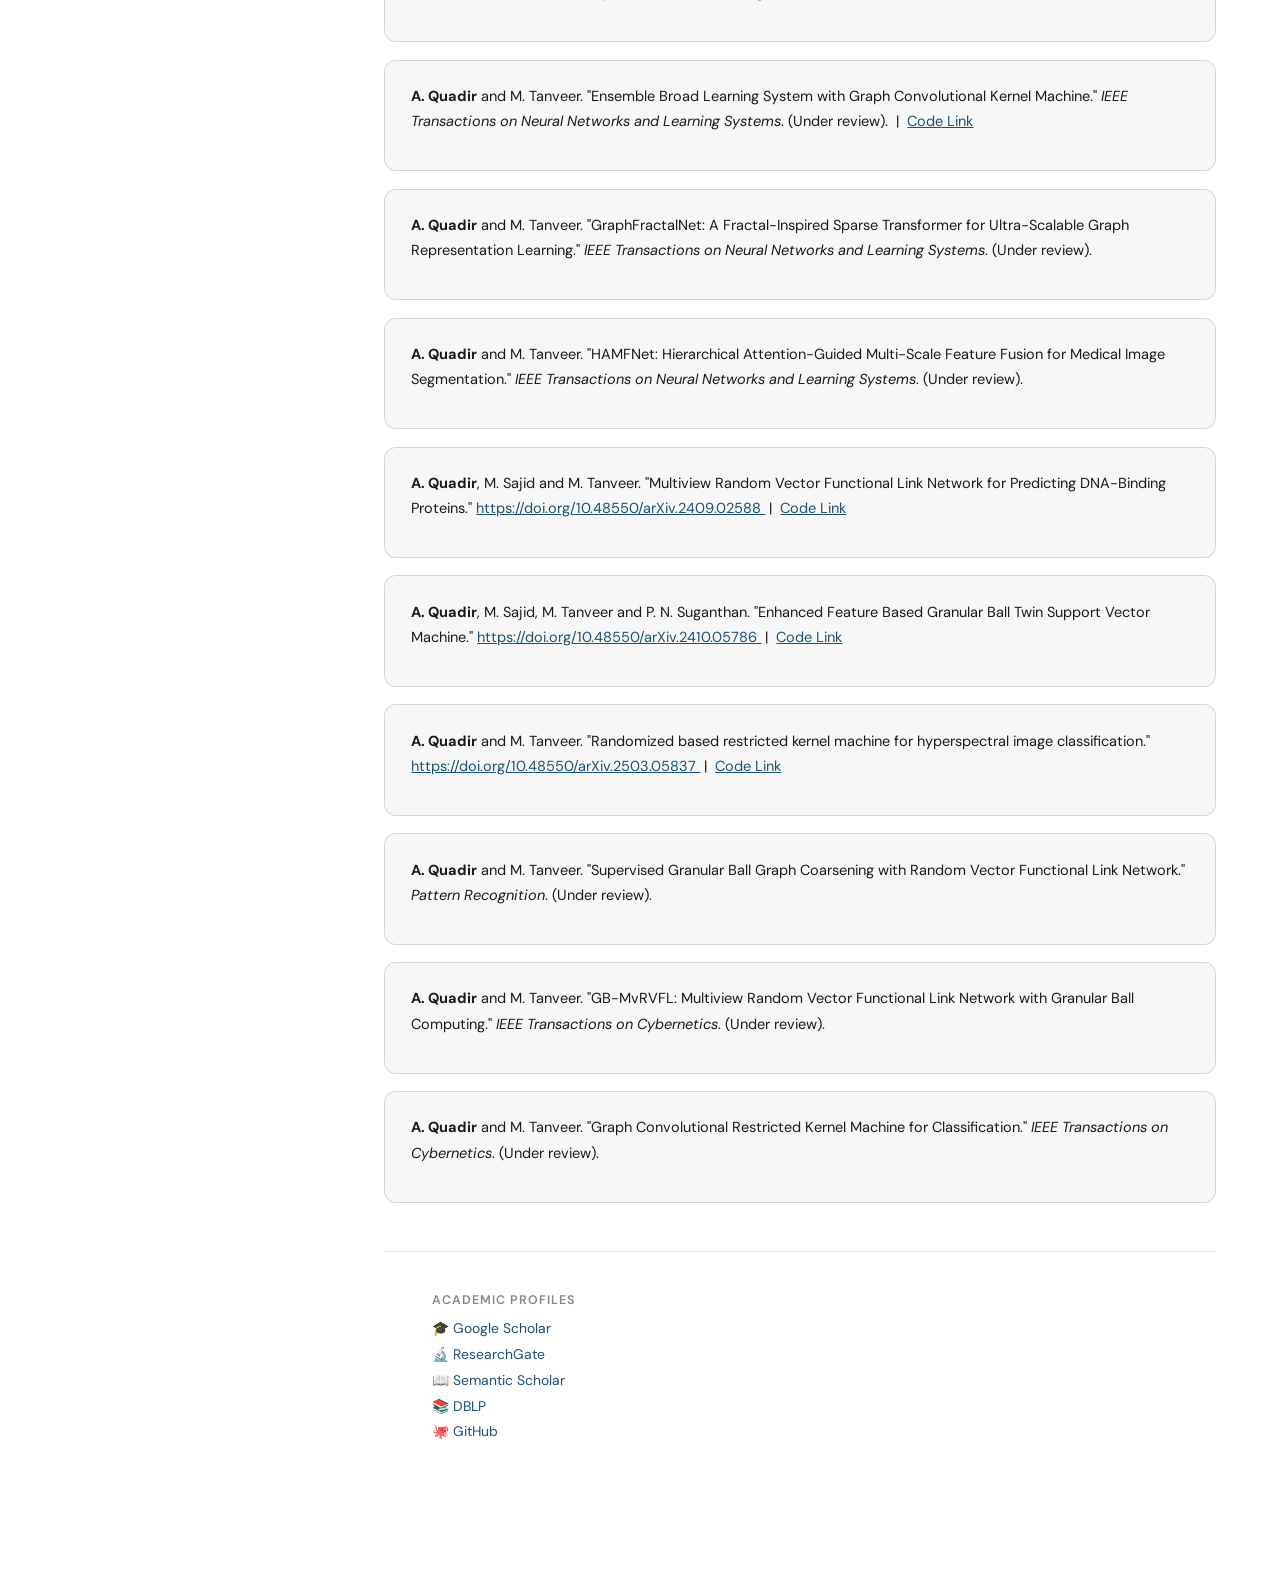
<file: publications.html>
<!DOCTYPE html>
<html lang="en">
<head>
<meta charset="UTF-8">
<meta name="viewport" content="width=device-width, initial-scale=1.0">
<title>Abdul Quadir | Publications</title>
<link href="https://fonts.googleapis.com/css2?family=Playfair+Display:wght@400;600;700&family=DM+Sans:wght@300;400;500;600&family=DM+Mono:wght@400;500&display=swap" rel="stylesheet">
<link rel="stylesheet" href="style.css">
</head>
<body>
<button class="mobile-toggle">☰</button>
<div class="site-wrapper">
  <div id="sidebar-placeholder"></div>
  <main class="main-content">
<!-- ════════ PUBLICATIONS ════════ -->
    <section class="page-section" id="publications">
      <h1 class="section-title">Publications</h1>
      <h2 style="font-family: 'Playfair Display', serif; font-size: 1.3rem; color: #1a5276; margin-bottom: 1rem; font-weight: 600;">Journal</h2>
       
      <div class="pub-card">
          <div style="font-size: 0.91rem; color: #1a1a1a; line-height: 1.75; margin-bottom: 0.75rem;" contenteditable="false">
              <strong>A. Quadir</strong>, M. Sajid, and M. Tanveer. 
              "Granular Ball Twin Support Vector Machine." 
              <em>IEEE Transactions on Neural Networks and Learning Systems</em>, 
              vol. 36, no. 7, pp. 12444-12453, 2025.
              DOI: <a href="https://doi.org/10.1109/TNNLS.2024.3476391" target="_blank"
                      style="color: #1a5276; text-decoration: underline;">
                      https://doi.org/10.1109/TNNLS.2024.3476391
                  </a> 
              &nbsp;|&nbsp; Impact Factor: 9.7
              &nbsp;|&nbsp; 
              <a href="https://github.com/abdulquadir1999/GBTSVM" target="_blank"
                style="color: #1a5276; text-decoration: underline;">
                  Code Link
              </a>
          </div>
      </div>

      <div class="pub-card">
          <div style="font-size: 0.91rem; color: #1a1a1a; line-height: 1.75; margin-bottom: 0.75rem;" contenteditable="false">
              <strong>A. Quadir</strong>, M. Tanveer. 
              "Hypergraph neural network with state space models for node classification." 
              <em>Engineering Applications of Artificial Intelligence</em>, 
              vol. 163, pp. 112922, 2026.
              DOI: <a href="https://doi.org/10.1016/j.engappai.2025.112922" target="_blank"
                      style="color: #1a5276; text-decoration: underline;">
                      https://doi.org/10.1016/j.engappai.2025.112922
                  </a> 
              &nbsp;|&nbsp; Impact Factor: 9.0 
              &nbsp;
          </div>
      </div>

      <div class="pub-card">
          <div style="font-size: 0.91rem; color: #1a1a1a; line-height: 1.75; margin-bottom: 0.75rem;" contenteditable="false">
              <strong>A. Quadir</strong>, M. Tanveer. 
              "Granular Ball Twin Support Vector Machine With Pinball Loss Function." 
              <em>IEEE Transactions on Computational Social Systems</em>, 
              vol. 12, no. 5, pp. 3891-3900, 2025.
              DOI: <a href="https://doi.org/10.1109/TCSS.2024.3411395" target="_blank"
                      style="color: #1a5276; text-decoration: underline;">
                      https://doi.org/10.1109/TCSS.2024.3411395
                  </a> 
              &nbsp;|&nbsp; Impact Factor: 4.9 
              &nbsp;|&nbsp; 
              <a href="https://github.com/abdulquadir1999/Pin-GBTSVM" target="_blank"
                style="color: #1a5276; text-decoration: underline;">
                  Code Link
              </a>
          </div>
      </div>

      <div class="pub-card">
          <div style="font-size: 0.91rem; color: #1a1a1a; line-height: 1.75; margin-bottom: 0.75rem;" contenteditable="false">
              M. Tanveer, M. Sajid, M. Akhtar, <strong>A. Quadir</strong>, T. Goel, A. Aimen, S. Mitra, Y-D Zhang, C. T. Lin and J. Del Ser. 
              "Fuzzy Deep Learning for the Diagnosis of Alzheimer's Disease: Approaches and Challenges." 
              <em>IEEE Transactions on Fuzzy Systems</em>, 
              vol. 32, no. 10, pp. 5477-5492, 2024.
              DOI: <a href="https://doi.org/10.1109/TFUZZ.2024.3409412" target="_blank"
                      style="color: #1a5276; text-decoration: underline;">
                      https://doi.org/10.1109/TFUZZ.2024.3409412
                  </a> 
              &nbsp;|&nbsp; Impact Factor: 10.2
              &nbsp;
          </div>
      </div>

      <div class="pub-card">
          <div style="font-size: 0.91rem; color: #1a1a1a; line-height: 1.75; margin-bottom: 0.75rem;" contenteditable="false">
              <strong>A. Quadir</strong>, M. Tanveer. 
              "TRKM: Twin Restricted Kernel Machines for Classification and Regression." 
              <em>Neural Networks</em>, 
              vol. 197, pp. 108449, 2026.
              DOI: <a href="https://doi.org/10.1016/j.neunet.2025.108449" target="_blank"
                      style="color: #1a5276; text-decoration: underline;">
                      https://doi.org/10.1016/j.neunet.2025.108449
                  </a> 
              &nbsp;|&nbsp; Impact Factor: 7.2 
              &nbsp;|&nbsp; 
              <a href="https://github.com/abdulquadir1999/TRKM" target="_blank"
                style="color: #1a5276; text-decoration: underline;">
                  Code Link
              </a>
          </div>
      </div>

      <div class="pub-card">
          <div style="font-size: 0.91rem; color: #1a1a1a; line-height: 1.75; margin-bottom: 0.75rem;" contenteditable="false">
              <strong>A. Quadir</strong>, M. Tanveer. 
              "GARFLN: Geodesic Adaptive Riemannian Functional Link Network." 
              <em>Pattern Recognition</em>, 
              vol. 197, pp. 108449, 2026.
              DOI: <a href="https://doi.org/10.1016/j.patcog.2026.114163" target="_blank"
                      style="color: #1a5276; text-decoration: underline;">
                      https://doi.org/10.1016/j.patcog.2026.114163
                  </a> 
              &nbsp;|&nbsp; Impact Factor: 9.1 
              &nbsp;|&nbsp; 
              <a href="https://github.com/abdulquadir1999/GARFLN" target="_blank"
                style="color: #1a5276; text-decoration: underline;">
                  Code Link
              </a>
          </div>
      </div>


      <div class="pub-card">
          <div style="font-size: 0.91rem; color: #1a1a1a; line-height: 1.75; margin-bottom: 0.75rem;" contenteditable="false">
              <strong>A. Quadir</strong>, M. Akhtar, and M. Tanveer. 
              "Enhancing multiview synergy: Robust learning by exploiting the wave loss function with consensus and complementarity principles." 
              <em>Neural Networks</em>, 
              vol. 188, pp. 107433, 2025.
              DOI: <a href="https://doi.org/10.1016/j.neunet.2025.107433" target="_blank"
                      style="color: #1a5276; text-decoration: underline;">
                      https://doi.org/10.1016/j.neunet.2025.107433
                  </a> 
              &nbsp;|&nbsp; Impact Factor: 7.2
              &nbsp;|&nbsp; 
              <a href="https://github.com/abdulquadir1999/Wave-MvSVM" target="_blank"
                style="color: #1a5276; text-decoration: underline;">
                  Code Link
              </a>
          </div>
      </div>
      
      

      <div class="pub-card">
          <div style="font-size: 0.91rem; color: #1a1a1a; line-height: 1.75; margin-bottom: 0.75rem;" contenteditable="false">
              <strong>A. Quadir</strong>, M. Tanveer. 
              "Multiview learning with twin parametric margin SVM." 
              <em>Neural Networks</em>, 
              vol. 197, pp. 106598, 2024.
              DOI: <a href="https://doi.org/10.1016/j.neunet.2024.106598" target="_blank"
                      style="color: #1a5276; text-decoration: underline;">
                      https://doi.org/10.1016/j.neunet.2024.106598
                  </a> 
              &nbsp;|&nbsp; Impact Factor: 7.2 
              &nbsp;|&nbsp; 
              <a href="https://github.com/abdulquadir1999/MvTPMSVM" target="_blank"
                style="color: #1a5276; text-decoration: underline;">
                  Code Link
              </a>
          </div>
      </div>

      <div class="pub-card">
          <div style="font-size: 0.91rem; color: #1a1a1a; line-height: 1.75; margin-bottom: 0.75rem;" contenteditable="false">
              <strong>A. Quadir</strong>, M. A. Ganaie, and M. Tanveer. 
              "Intuitionistic fuzzy generalized eigenvalue proximal support vector machine." 
              <em>Neurocomputing</em>, 
              vol. 608, pp. 128258, 2024.
              DOI: <a href="https://doi.org/10.1016/j.neucom.2024.128258" target="_blank"
                      style="color: #1a5276; text-decoration: underline;">
                      https://doi.org/10.1016/j.neucom.2024.128258
                  </a> 
              &nbsp;|&nbsp; Impact Factor: 6.7
              &nbsp;|&nbsp; 
              <a href="https://github.com/abdulquadir1999/IF-GEPSVM" target="_blank"
                style="color: #1a5276; text-decoration: underline;">
                  Code Link
              </a>
          </div>
      </div>

      <div class="pub-card">
          <div style="font-size: 0.91rem; color: #1a1a1a; line-height: 1.75; margin-bottom: 0.75rem;" contenteditable="false">
              M. Tanveer, A. Mishra, M. Sajid, and <strong>A. Quadir</strong>. 
              "BLS-CIL: Class Imbalance Broad Learning System via Dual Weighting and Layer Trimming." 
              <em>Pattern Recognition</em>, 
              vol. 174, pp. 112940, 2026.
              DOI: <a href="https://doi.org/10.1016/j.patcog.2025.112940" target="_blank"
                      style="color: #1a5276; text-decoration: underline;">
                      https://doi.org/10.1016/j.patcog.2025.112940
                  </a> 
              &nbsp;|&nbsp; Impact Factor: 9.1 
              &nbsp;|&nbsp; 
              <a href="https://github.com/abdulquadir1999/BLS-CIL" target="_blank"
                style="color: #1a5276; text-decoration: underline;">
                  Code Link
              </a>
          </div>
      </div>

      <div class="pub-card">
          <div style="font-size: 0.91rem; color: #1a1a1a; line-height: 1.75; margin-bottom: 0.75rem;" contenteditable="false">
              M. Akhtar, A. Kumari, M. Sajid, <strong>A. Quadir</strong>, M. Arshad, P. N. Suganthan and M. Tanveer. 
              "Towards robust and inversion-free randomized neural networks: The XG-RVFL framework." 
              <em>Pattern Recognition</em>, 
              vol. 172, pp. 112711, 2026.
              DOI: <a href="https://doi.org/10.1016/j.patcog.2025.112711" target="_blank"
                      style="color: #1a5276; text-decoration: underline;">
                      https://doi.org/10.1016/j.patcog.2025.112711
                  </a> 
              &nbsp;|&nbsp; Impact Factor: 9.1 
              &nbsp;
          </div>
      </div>

      <div class="pub-card">
          <div style="font-size: 0.91rem; color: #1a1a1a; line-height: 1.75; margin-bottom: 0.75rem;" contenteditable="false">
              M. Tanveer, R. K. Sharma, <strong>A. Quadir</strong>, and M. Sajid. 
              "Enhancing robustness and efficiency of least square twin SVM via granular computing." 
              <em>Pattern Recognition</em>, 
              vol. 170, pp. 112021, 2026.
              DOI: <a href="https://doi.org/10.1016/j.patcog.2025.112021" target="_blank"
                      style="color: #1a5276; text-decoration: underline;">
                      https://doi.org/10.1016/j.patcog.2025.112021
                  </a> 
              &nbsp;|&nbsp; Impact Factor: 9.1 
              &nbsp;|&nbsp; 
              <a href="https://github.com/abdulquadir1999/GBLSTSVM" target="_blank"
                style="color: #1a5276; text-decoration: underline;">
                  Code Link
              </a>
          </div>
      </div>

      <div class="pub-card">
          <div style="font-size: 0.91rem; color: #1a1a1a; line-height: 1.75; margin-bottom: 0.75rem;" contenteditable="false">
              M. Sajid, <strong>A. Quadir</strong>, and M. Tanveer. 
              "GB-RVFL: Fusion of randomized neural network and granular ball computing." 
              <em>Pattern Recognition</em>, 
              vol. 159, pp. 111142, 2025.
              DOI: <a href="https://doi.org/10.1016/j.patcog.2024.111142" target="_blank"
                      style="color: #1a5276; text-decoration: underline;">
                      https://doi.org/10.1016/j.patcog.2024.111142
                  </a> 
              &nbsp;|&nbsp; Impact Factor: 9.1 
              &nbsp;|&nbsp; 
              <a href="https://github.com/abdulquadir1999/GB-RVFL" target="_blank"
                style="color: #1a5276; text-decoration: underline;">
                  Code Link
              </a>
          </div>
      </div>

      <div class="pub-card">
          <div style="font-size: 0.91rem; color: #1a1a1a; line-height: 1.75; margin-bottom: 0.75rem;" contenteditable="false">
              M. Tanveer, R. K. Sharma, M. Sajid, and <strong>A. Quadir</strong>. 
              "GRVFL-MV: Graph random vector functional link based on multi-view learning." 
              <em>Information Sciences</em>, 
              vol. 704, pp. 121947, 2025.
              DOI: <a href="https://doi.org/10.1016/j.ins.2025.121947" target="_blank"
                      style="color: #1a5276; text-decoration: underline;">
                      https://doi.org/10.1016/j.ins.2025.121947
                  </a> 
              &nbsp;|&nbsp; Impact Factor: 6.0 
              &nbsp;|&nbsp; 
              <a href="https://github.com/abdulquadir1999/GRVFL-MV" target="_blank"
                style="color: #1a5276; text-decoration: underline;">
                  Code Link
              </a>
          </div>
      </div>
    
    <h2 style="font-family: 'Playfair Display', serif; font-size: 1.3rem; color: #1a5276; margin-bottom: 1rem; font-weight: 600;">Conference</h2>
    
     <div class="pub-card">
          <div style="font-size: 0.91rem; color: #1a1a1a; line-height: 1.75; margin-bottom: 0.75rem;" contenteditable="false">
             <strong>A. Quadir</strong>, M. Sajid, M. Akhtar, M. Tanveer. 
              "Twin Restricted Kernel Machines for Multiview Classification." 
              <em>International Joint Conference on Neural Networks (IJCNN)</em>, 
              pp. 1-8, 2025.
              DOI: <a href="https://doi.org/10.1109/IJCNN64981.2025.11228247" target="_blank"
                      style="color: #1a5276; text-decoration: underline;">
                      https://doi.org/10.1109/IJCNN64981.2025.11228247
                  </a> 
              &nbsp;|&nbsp; 
              <a href="https://github.com/abdulquadir1999/TMvRKM" target="_blank"
                style="color: #1a5276; text-decoration: underline;">
                  Code Link
              </a>
          </div>
      </div> 

      <div class="pub-card">
          <div style="font-size: 0.91rem; color: #1a1a1a; line-height: 1.75; margin-bottom: 0.75rem;" contenteditable="false">
             <strong>A. Quadir</strong>, M. Sajid, M. Akhtar, M. Tanveer. 
              "Robust Universum Twin Support Vector Machine for Imbalanced Data." 
              <em>International Joint Conference on Neural Networks (IJCNN)</em>, 
              pp. 1-8, 2025.
              DOI: <a href="https://doi.org/10.1109/IJCNN64981.2025.11228582" target="_blank"
                      style="color: #1a5276; text-decoration: underline;">
                      https://doi.org/10.1109/IJCNN64981.2025.11228582
                  </a> 
              &nbsp;|&nbsp; 
              <a href="https://github.com/abdulquadir1999/IFUTSVM-ID" target="_blank"
                style="color: #1a5276; text-decoration: underline;">
                  Code Link
              </a>
          </div>
      </div> 

      <div class="pub-card">
          <div style="font-size: 0.91rem; color: #1a1a1a; line-height: 1.75; margin-bottom: 0.75rem;" contenteditable="false">
             <strong>A. Quadir</strong>, M. Sajid and M. Tanveer. 
              "One Class Restricted Kernel Machines." 
              <em>International Conference on Neural Information Processing (ICONIP 2024)</em>, 
              pp. 244-257, 2025.
              DOI: <a href="https://link.springer.com/chapter/10.1007/978-981-96-6954-7_17" target="_blank"
                      style="color: #1a5276; text-decoration: underline;">
                      https://link.springer.com/chapter/10.1007/978-981-96-6954-7_17
                  </a> 
              &nbsp;|&nbsp; 
              <a href="https://github.com/abdulquadir1999/OCRKM" target="_blank"
                style="color: #1a5276; text-decoration: underline;">
                  Code Link
              </a>
          </div>
      </div> 

      <div class="pub-card">
          <div style="font-size: 0.91rem; color: #1a1a1a; line-height: 1.75; margin-bottom: 0.75rem;" contenteditable="false">
             M. Sajid, <strong>A. Quadir</strong> and M. Tanveer. 
              "Wave-RVFL: A Randomized Neural Network Based on Wave Loss Function." 
              <em>International Conference on Neural Information Processing (ICONIP 2024)</em>,
              pp. 242-257, 2025.
              DOI: <a href="https://link.springer.com/chapter/10.1007/978-981-96-6579-2_17" target="_blank"
                      style="color: #1a5276; text-decoration: underline;">
                      https://link.springer.com/chapter/10.1007/978-981-96-6579-2_17
                  </a> 
              &nbsp;|&nbsp; 
              <a href="https://github.com/abdulquadir1999/Wave-RVFL" target="_blank"
                style="color: #1a5276; text-decoration: underline;">
                  Code Link
              </a>
          </div>
      </div>

      <div class="pub-card">
          <div style="font-size: 0.91rem; color: #1a1a1a; line-height: 1.75; margin-bottom: 0.75rem;" contenteditable="false">
             M. Sajid, M. Akhtar, <strong>A. Quadir</strong> and M. Tanveer. 
              "RVFL-X: A Novel Randomized Network Based on Complex Transformed Real-Valued Tabular Datasets." 
              <em>International Joint Conference on Neural Networks (IJCNN)</em>, 
              pp. 1-8, 2025.
              DOI: <a href="https://doi.org/10.1109/IJCNN64981.2025.11227691" target="_blank"
                      style="color: #1a5276; text-decoration: underline;">
                      https://doi.org/10.1109/IJCNN64981.2025.11227691
                  </a> 
              &nbsp;|&nbsp; 
              <a href="https://github.com/YOUR_REPO_LINK" target="_blank"
                style="color: #1a5276; text-decoration: underline;">
                  Code Link
              </a>
          </div>
      </div> 

      <h2 style="font-family: 'Playfair Display', serif; font-size: 1.3rem; color: #1a5276; margin-bottom: 1rem; font-weight: 600;">Preprints and Manuscripts in Review</h2>
      
      <div class="pub-card">
          <div style="font-size: 0.91rem; color: #1a1a1a; line-height: 1.75; margin-bottom: 0.75rem;" contenteditable="false">
             <strong>A. Quadir</strong> and M. Tanveer. 
              "AdaptiVision: A Flexible and Efficient Vision Transformer for Adaptive Token Pruning."
              <em>IEEE Transactions on Pattern Analysis and Machine Intelligence</em>. 
              <!-- <a href="https://doi.org/10.48550/arXiv.2409.02588" target="_blank"
                      style="color: #1a5276; text-decoration: underline;">
                      https://doi.org/10.48550/arXiv.2409.02588 -->
                  </a> 
              &nbsp;|&nbsp; 
              <a href="https://github.com/abdulquadir1999/AdaptiVision" target="_blank"
                style="color: #1a5276; text-decoration: underline;">
                  Code Link
              </a>
          </div>
      </div>

      <div class="pub-card">
          <div style="font-size: 0.91rem; color: #1a1a1a; line-height: 1.75; margin-bottom: 0.75rem;" contenteditable="false">
             <strong>A. Quadir</strong> and M. Tanveer. 
              "Ensemble Broad Learning System with Graph Convolutional Kernel Machine." 
              <em>IEEE Transactions on Neural Networks and Learning Systems</em>. 
              (Under review).
              &nbsp;|&nbsp; 
              <a href="https://github.com/abdulquadir1999/GCKEBLS" target="_blank"
                style="color: #1a5276; text-decoration: underline;">
                  Code Link
              </a>
          </div>
      </div>

      <div class="pub-card">
          <div style="font-size: 0.91rem; color: #1a1a1a; line-height: 1.75; margin-bottom: 0.75rem;" contenteditable="false">
             <strong>A. Quadir</strong> and M. Tanveer. 
              "GraphFractalNet: A Fractal-Inspired Sparse Transformer for Ultra-Scalable Graph Representation Learning." 
              <em>IEEE Transactions on Neural Networks and Learning Systems</em>. 
              (Under review).
              <!-- DOI: <a href="https://doi.org/10.1109/IJCNN64981.2025.11227691" target="_blank"
                      style="color: #1a5276; text-decoration: underline;">
                      https://doi.org/10.1109/IJCNN64981.2025.11227691
                  </a>  -->
              <!-- &nbsp;|&nbsp; 
              <a href="https://github.com/abdulquadir1999/GCKEBLS" target="_blank"
                style="color: #1a5276; text-decoration: underline;">
                  Code Link
              </a> -->
          </div>
      </div>

      <div class="pub-card">
          <div style="font-size: 0.91rem; color: #1a1a1a; line-height: 1.75; margin-bottom: 0.75rem;" contenteditable="false">
             <strong>A. Quadir</strong> and M. Tanveer. 
              "HAMFNet: Hierarchical Attention-Guided Multi-Scale Feature Fusion for Medical Image Segmentation." 
              <em>IEEE Transactions on Neural Networks and Learning Systems</em>. 
              (Under review).
              <!-- DOI: <a href="https://doi.org/10.1109/IJCNN64981.2025.11227691" target="_blank"
                      style="color: #1a5276; text-decoration: underline;">
                      https://doi.org/10.1109/IJCNN64981.2025.11227691
                  </a>  -->
              <!-- &nbsp;|&nbsp; 
              <a href="https://github.com/abdulquadir1999/GCKEBLS" target="_blank"
                style="color: #1a5276; text-decoration: underline;">
                  Code Link
              </a> -->
          </div>
      </div>

      <div class="pub-card">
          <div style="font-size: 0.91rem; color: #1a1a1a; line-height: 1.75; margin-bottom: 0.75rem;" contenteditable="false">
             <strong>A. Quadir</strong>, M. Sajid and M. Tanveer. 
              "Multiview Random Vector Functional Link Network for Predicting DNA-Binding Proteins." 
              <a href="https://doi.org/10.48550/arXiv.2409.02588" target="_blank"
                      style="color: #1a5276; text-decoration: underline;">
                      https://doi.org/10.48550/arXiv.2409.02588
                  </a> 
              &nbsp;|&nbsp; 
              <a href="https://github.com/abdulquadir1999/MvRVFL" target="_blank"
                style="color: #1a5276; text-decoration: underline;">
                  Code Link
              </a>
          </div>
      </div>

      <div class="pub-card">
          <div style="font-size: 0.91rem; color: #1a1a1a; line-height: 1.75; margin-bottom: 0.75rem;" contenteditable="false">
             <strong>A. Quadir</strong>, M. Sajid, M. Tanveer and P. N. Suganthan. 
              "Enhanced Feature Based Granular Ball Twin Support Vector Machine." 
              <a href="https://doi.org/10.48550/arXiv.2410.05786" target="_blank"
                      style="color: #1a5276; text-decoration: underline;">
                      https://doi.org/10.48550/arXiv.2410.05786
                  </a> 
              &nbsp;|&nbsp; 
              <a href="https://github.com/abdulquadir1999/EF-GBTSVM" target="_blank"
                style="color: #1a5276; text-decoration: underline;">
                  Code Link
              </a>
          </div>
      </div>

      <div class="pub-card">
          <div style="font-size: 0.91rem; color: #1a1a1a; line-height: 1.75; margin-bottom: 0.75rem;" contenteditable="false">
             <strong>A. Quadir</strong> and M. Tanveer. 
              "Randomized based restricted kernel machine for hyperspectral image classification." 
              <a href="https://doi.org/10.48550/arXiv.2503.05837" target="_blank"
                      style="color: #1a5276; text-decoration: underline;">
                      https://doi.org/10.48550/arXiv.2503.05837
                  </a> 
              &nbsp;|&nbsp; 
              <a href="https://github.com/YOUR_REPO_LINK" target="_blank"
                style="color: #1a5276; text-decoration: underline;">
                  Code Link
              </a>
          </div>
      </div>
 

      <div class="pub-card">
          <div style="font-size: 0.91rem; color: #1a1a1a; line-height: 1.75; margin-bottom: 0.75rem;" contenteditable="false">
             <strong>A. Quadir</strong> and M. Tanveer. 
              "Supervised Granular Ball Graph Coarsening with Random Vector Functional Link Network." 
              <em>Pattern Recognition</em>. 
              (Under review).
              <!-- DOI: <a href="https://doi.org/10.1109/IJCNN64981.2025.11227691" target="_blank"
                      style="color: #1a5276; text-decoration: underline;">
                      https://doi.org/10.1109/IJCNN64981.2025.11227691
                  </a> 
              &nbsp;|&nbsp; 
              <a href="https://github.com/YOUR_REPO_LINK" target="_blank"
                style="color: #1a5276; text-decoration: underline;">
                  Code Link
              </a> -->
          </div>
      </div>


      <div class="pub-card">
          <div style="font-size: 0.91rem; color: #1a1a1a; line-height: 1.75; margin-bottom: 0.75rem;" contenteditable="false">
             <strong>A. Quadir</strong> and M. Tanveer. 
              "GB-MvRVFL: Multiview Random Vector Functional Link Network with Granular Ball Computing." 
              <em>IEEE Transactions on Cybernetics</em>. 
              (Under review).
              <!-- DOI: <a href="https://doi.org/10.1109/IJCNN64981.2025.11227691" target="_blank"
                      style="color: #1a5276; text-decoration: underline;">
                      https://doi.org/10.1109/IJCNN64981.2025.11227691
                  </a> 
              &nbsp;|&nbsp; 
              <a href="https://github.com/YOUR_REPO_LINK" target="_blank"
                style="color: #1a5276; text-decoration: underline;">
                  Code Link
              </a> -->
          </div>
      </div>

      <div class="pub-card">
          <div style="font-size: 0.91rem; color: #1a1a1a; line-height: 1.75; margin-bottom: 0.75rem;" contenteditable="false">
             <strong>A. Quadir</strong> and M. Tanveer. 
              "Graph Convolutional Restricted Kernel Machine for Classification." 
              <em>IEEE Transactions on Cybernetics</em>. 
              (Under review).
              <!-- DOI: <a href="https://doi.org/10.1109/IJCNN64981.2025.11227691" target="_blank"
                      style="color: #1a5276; text-decoration: underline;">
                      https://doi.org/10.1109/IJCNN64981.2025.11227691
                  </a> 
              &nbsp;|&nbsp; 
              <a href="https://github.com/YOUR_REPO_LINK" target="_blank"
                style="color: #1a5276; text-decoration: underline;">
                  Code Link
              </a> -->
          </div>
      </div>

    </section>


    <!-- ── FOOTER ── -->
    <footer class="site-footer" style="margin-top:3rem;">

    <!-- Left Side: Contact + Social + Academic Profiles -->
    <div>
        
        <!-- Academic Profiles -->
        <p style="font-size:0.78rem;font-weight:600;color:#888;letter-spacing:0.08em;text-transform:uppercase;margin-bottom:0.6rem;">Academic Profiles</p>
        <p style="margin-bottom:0.3rem;">
            <a href="https://scholar.google.com/citations?user=jOKByMYAAAAJ&hl=en" target="_blank" style="color:#1a5276;text-decoration:none;font-size:0.87rem;">🎓 Google Scholar</a>
        </p>
        <p style="margin-bottom:0.3rem;">
            <a href="https://www.researchgate.net/profile/Abdul-Quadir-17?ev=hdr_xprf" target="_blank" style="color:#1a5276;text-decoration:none;font-size:0.87rem;">🔬 ResearchGate</a>
        </p>
        <p style="margin-bottom:0.3rem;">
            <a href="https://www.semanticscholar.org/author/2307379850" target="_blank" style="color:#1a5276;text-decoration:none;font-size:0.87rem;">📖 Semantic Scholar</a>
        </p>
        <p style="margin-bottom:0.3rem;">
            <a href="https://dblp.org/pid/196/7191.html" target="_blank" style="color:#1a5276;text-decoration:none;font-size:0.87rem;">📚 DBLP</a>
        </p>
        <p style="margin-bottom:0.3rem;">
            <a href="https://github.com/abdulquadir1999" target="_blank" style="color:#1a5276;text-decoration:none;font-size:0.87rem;">🐙 GitHub</a>
        </p>
    </div>

</footer>

  </main>
</div>
<script src="sidebar.js"></script>
</body>
</html>
</file>
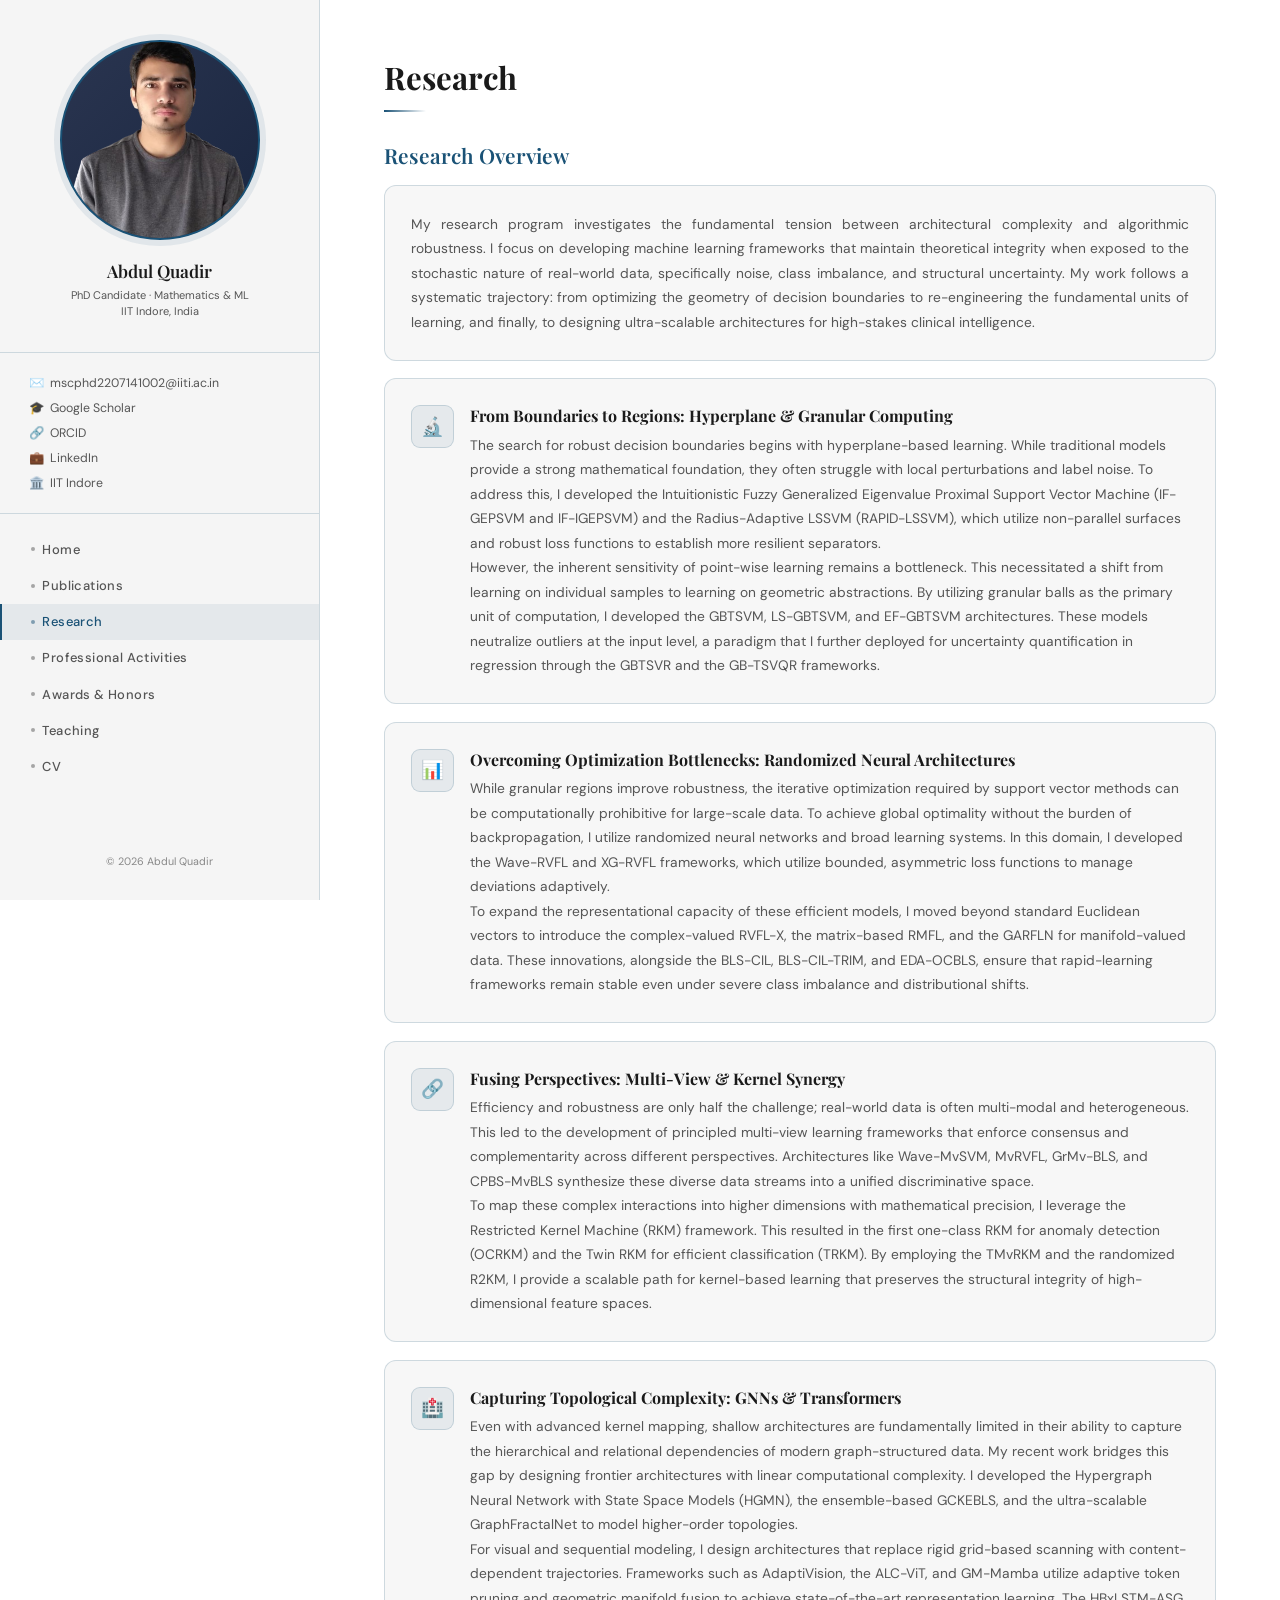
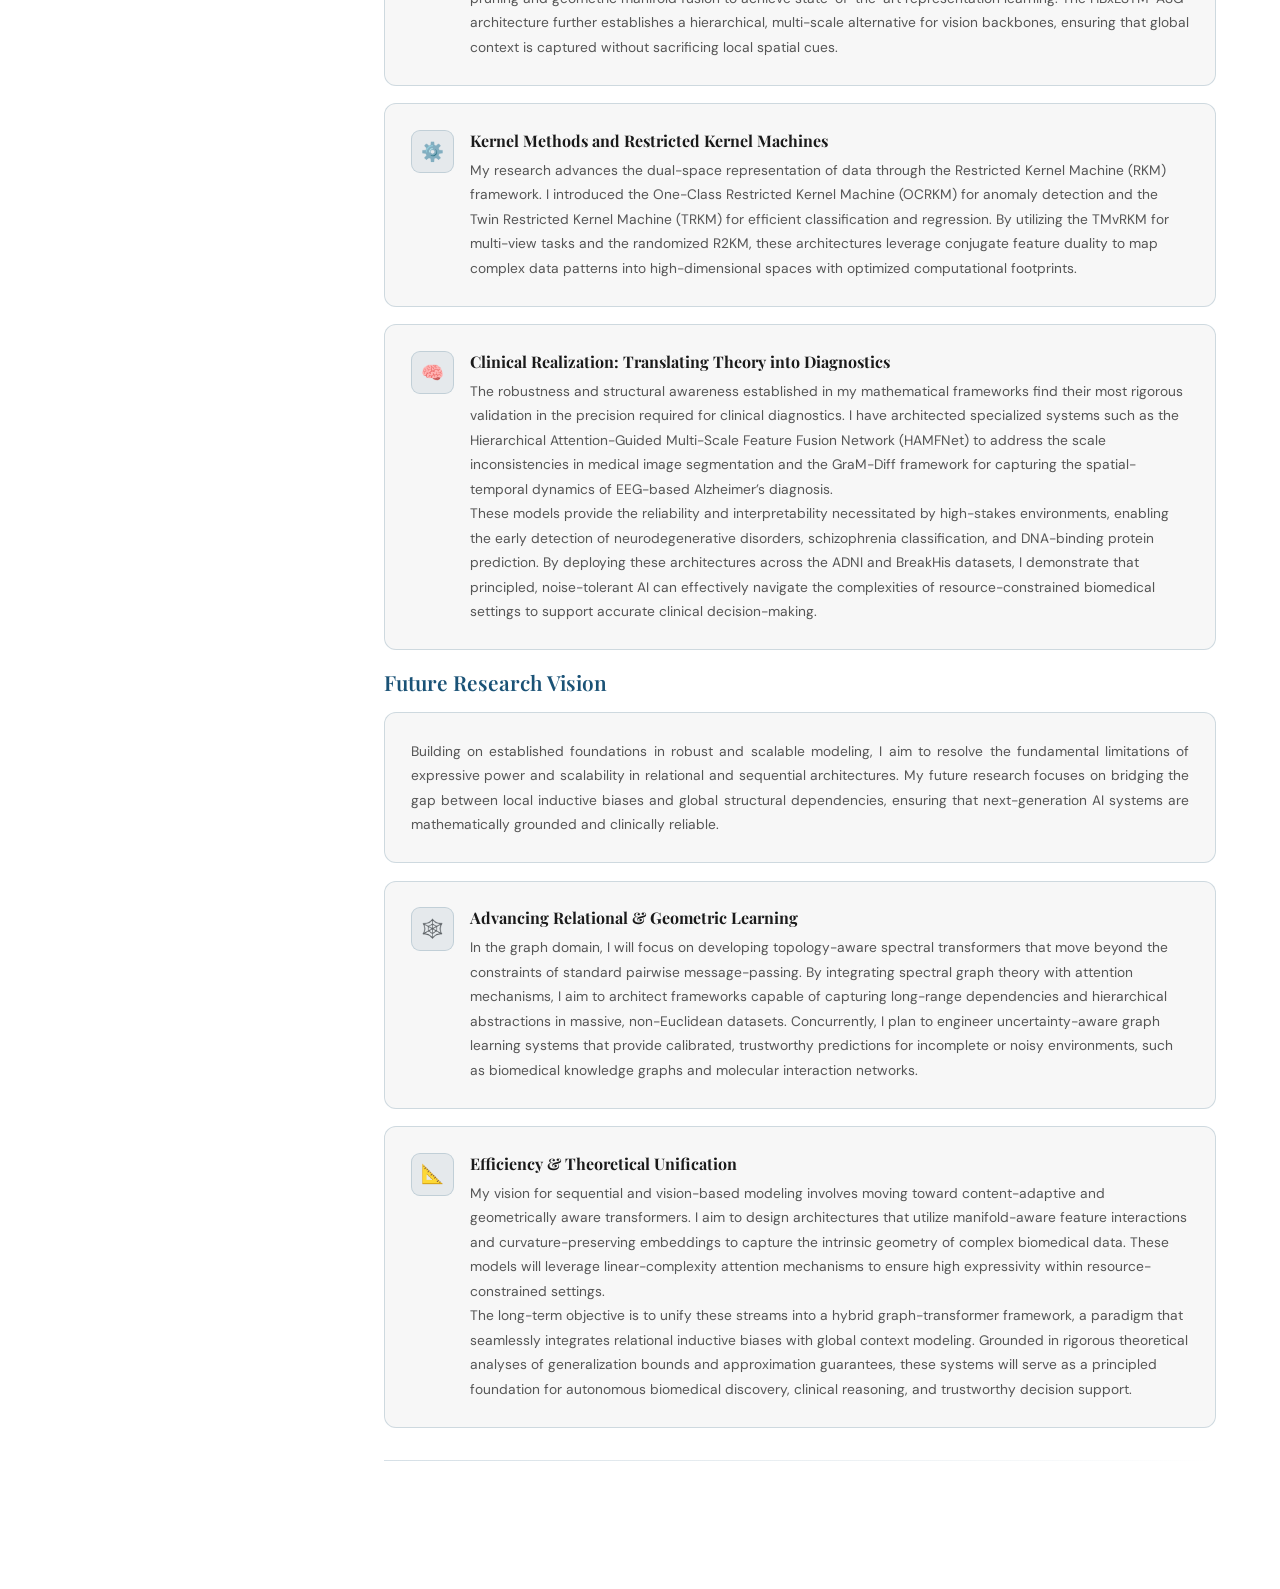
<file: research.html>
<!DOCTYPE html>
<html lang="en">
<head>
<meta charset="UTF-8">
<meta name="viewport" content="width=device-width, initial-scale=1.0">
<title>Abdul Quadir | Research</title>
<link href="https://fonts.googleapis.com/css2?family=Playfair+Display:wght@400;600;700&family=DM+Sans:wght@300;400;500;600&family=DM+Mono:wght@400;500&display=swap" rel="stylesheet">
<link rel="stylesheet" href="style.css">
</head>
<body>
<button class="mobile-toggle">☰</button>
<div class="site-wrapper">
  <div id="sidebar-placeholder"></div>
  <main class="main-content">
<!-- ════════ RESEARCH ════════ -->
    <section class="page-section" id="research">
      <h1 class="section-title">Research</h1>

      <h2 style="font-family: 'Playfair Display', serif; font-size: 1.3rem; color: #1a5276; margin-bottom: 1rem; font-weight: 600;">Research Overview</h2>
      
      <div class="research-card" style="display: block;">
      <p contenteditable="false" style="display: block; width: 100%; word-wrap: break-word; white-space: normal; text-align: justify; column-count: unset; columns: unset;">
        My research program investigates the fundamental tension between architectural complexity and algorithmic robustness. I focus on developing machine learning frameworks that maintain theoretical integrity when exposed to the stochastic nature of real-world data, specifically noise, class imbalance, and structural uncertainty. My work follows a systematic trajectory: from optimizing the geometry of decision boundaries to re-engineering the fundamental units of learning, and finally, to designing ultra-scalable architectures for high-stakes clinical intelligence.
      </p>
    </div>

      <div class="research-card">
        <div class="research-icon">🔬</div>
        <div>
          <h3>From Boundaries to Regions: Hyperplane & Granular Computing</h3>
          <p contenteditable="false">The search for robust decision boundaries begins with hyperplane-based learning. While traditional models provide a strong mathematical foundation, they often struggle with local perturbations and label noise. To address this, I developed the Intuitionistic Fuzzy Generalized Eigenvalue Proximal Support Vector Machine (IF-GEPSVM and IF-IGEPSVM) and the Radius-Adaptive LSSVM (RAPID-LSSVM), which utilize non-parallel surfaces and robust loss functions to establish more resilient separators.</p>
          <p contenteditable="false"> However, the inherent sensitivity of point-wise learning remains a bottleneck. This necessitated a shift from learning on individual samples to learning on geometric abstractions. By utilizing granular balls as the primary unit of computation, I developed the GBTSVM, LS-GBTSVM, and EF-GBTSVM architectures. These models neutralize outliers at the input level, a paradigm that I further deployed for uncertainty quantification in regression through the GBTSVR and the GB-TSVQR frameworks. </p>
        </div>
      </div>

      <div class="research-card">
        <div class="research-icon">📊</div>
        <div>
          <h3>Overcoming Optimization Bottlenecks: Randomized Neural Architectures</h3>
          <p contenteditable="false">While granular regions improve robustness, the iterative optimization required by support vector methods can be computationally prohibitive for large-scale data. To achieve global optimality without the burden of backpropagation, I utilize randomized neural networks and broad learning systems. In this domain, I developed the Wave-RVFL and XG-RVFL frameworks, which utilize bounded, asymmetric loss functions to manage deviations adaptively.</p>
          <p contenteditable="false">To expand the representational capacity of these efficient models, I moved beyond standard Euclidean vectors to introduce the complex-valued RVFL-X, the matrix-based RMFL, and the GARFLN for manifold-valued data. These innovations, alongside the BLS-CIL, BLS-CIL-TRIM, and EDA-OCBLS, ensure that rapid-learning frameworks remain stable even under severe class imbalance and distributional shifts.  </p>
        </div>
      </div>

      <div class="research-card">
        <div class="research-icon">🔗</div>
        <div>
          <h3>Fusing Perspectives: Multi-View & Kernel Synergy</h3>
          <p contenteditable="false">Efficiency and robustness are only half the challenge; real-world data is often multi-modal and heterogeneous. This led to the development of principled multi-view learning frameworks that enforce consensus and complementarity across different perspectives. Architectures like Wave-MvSVM, MvRVFL, GrMv-BLS, and CPBS-MvBLS synthesize these diverse data streams into a unified discriminative space.</p>
          <p contenteditable="false">To map these complex interactions into higher dimensions with mathematical precision, I leverage the Restricted Kernel Machine (RKM) framework. This resulted in the first one-class RKM for anomaly detection (OCRKM) and the Twin RKM for efficient classification (TRKM). By employing the TMvRKM and the randomized R2KM, I provide a scalable path for kernel-based learning that preserves the structural integrity of high-dimensional feature spaces.</p>
        </div>
      </div>

      <div class="research-card">
        <div class="research-icon">🏥</div>
        <div>
          <h3>Capturing Topological Complexity: GNNs & Transformers</h3>
          <p contenteditable="false">Even with advanced kernel mapping, shallow architectures are fundamentally limited in their ability to capture the hierarchical and relational dependencies of modern graph-structured data. My recent work bridges this gap by designing frontier architectures with linear computational complexity. I developed the Hypergraph Neural Network with State Space Models (HGMN), the ensemble-based GCKEBLS, and the ultra-scalable GraphFractalNet to model higher-order topologies.</p>
          <p contenteditable="false">For visual and sequential modeling, I design architectures that replace rigid grid-based scanning with content-dependent trajectories. Frameworks such as AdaptiVision, the ALC-ViT, and GM-Mamba utilize adaptive token pruning and geometric manifold fusion to achieve state-of-the-art representation learning. The HBxLSTM-ASG architecture further establishes a hierarchical, multi-scale alternative for vision backbones, ensuring that global context is captured without sacrificing local spatial cues.</p>
        </div>
      </div>

      <div class="research-card">
        <div class="research-icon">⚙️</div>
        <div>
          <h3>Kernel Methods and Restricted Kernel Machines</h3>
          <p contenteditable="false">My research advances the dual-space representation of data through the Restricted Kernel Machine (RKM) framework. I introduced the One-Class Restricted Kernel Machine (OCRKM) for anomaly detection and the Twin Restricted Kernel Machine (TRKM) for efficient classification and regression. By utilizing the TMvRKM for multi-view tasks and the randomized R2KM, these architectures leverage conjugate feature duality to map complex data patterns into high-dimensional spaces with optimized computational footprints.</p>
        </div>
      </div>

    <div class="research-card">
        <div class="research-icon">🧠</div>
        <div>
          <h3>Clinical Realization: Translating Theory into Diagnostics</h3>
          <p contenteditable="false">The robustness and structural awareness established in my mathematical frameworks find their most rigorous validation in the precision required for clinical diagnostics. I have architected specialized systems such as the Hierarchical Attention-Guided Multi-Scale Feature Fusion Network (HAMFNet) to address the scale inconsistencies in medical image segmentation and the GraM-Diff framework for capturing the spatial-temporal dynamics of EEG-based Alzheimer’s diagnosis.</p>
          <p contenteditable="false">These models provide the reliability and interpretability necessitated by high-stakes environments, enabling the early detection of neurodegenerative disorders, schizophrenia classification, and DNA-binding protein prediction. By deploying these architectures across the ADNI and BreakHis datasets, I demonstrate that principled, noise-tolerant AI can effectively navigate the complexities of resource-constrained biomedical settings to support accurate clinical decision-making.</p>
        </div>
      </div>

    <h2 style="font-family: 'Playfair Display', serif; font-size: 1.3rem; color: #1a5276; margin-bottom: 1rem; font-weight: 600;">Future Research Vision</h2>
      
      <div class="research-card" style="display: block;">
      <p contenteditable="false" style="display: block; width: 100%; word-wrap: break-word; white-space: normal; text-align: justify; column-count: unset; columns: unset;">
        Building on established foundations in robust and scalable modeling, I aim to resolve the fundamental limitations of expressive power and scalability in relational and sequential architectures. My future research focuses on bridging the gap between local inductive biases and global structural dependencies, ensuring that next-generation AI systems are mathematically grounded and clinically reliable.
      </p>
      </div>

    <div class="research-card">
        <div class="research-icon">🕸️</div>
        <div>
          <h3>Advancing Relational & Geometric Learning</h3>
          <p contenteditable="false">In the graph domain, I will focus on developing topology-aware spectral transformers that move beyond the constraints of standard pairwise message-passing. By integrating spectral graph theory with attention mechanisms, I aim to architect frameworks capable of capturing long-range dependencies and hierarchical abstractions in massive, non-Euclidean datasets. Concurrently, I plan to engineer uncertainty-aware graph learning systems that provide calibrated, trustworthy predictions for incomplete or noisy environments, such as biomedical knowledge graphs and molecular interaction networks.</p>
        </div>
      </div>

    <div class="research-card">
        <div class="research-icon">📐</div>
        <div>
          <h3>Efficiency & Theoretical Unification</h3>
          <p contenteditable="false">My vision for sequential and vision-based modeling involves moving toward content-adaptive and geometrically aware transformers. I aim to design architectures that utilize manifold-aware feature interactions and curvature-preserving embeddings to capture the intrinsic geometry of complex biomedical data. These models will leverage linear-complexity attention mechanisms to ensure high expressivity within resource-constrained settings.</p>
          <p contenteditable="false">The long-term objective is to unify these streams into a hybrid graph-transformer framework, a paradigm that seamlessly integrates relational inductive biases with global context modeling. Grounded in rigorous theoretical analyses of generalization bounds and approximation guarantees, these systems will serve as a principled foundation for autonomous biomedical discovery, clinical reasoning, and trustworthy decision support.</p>
        </div>
      </div>

    </section>

    <div class="section-divider"></div>
  </main>
</div>
<script src="sidebar.js"></script>
</body>
</html>
</file>
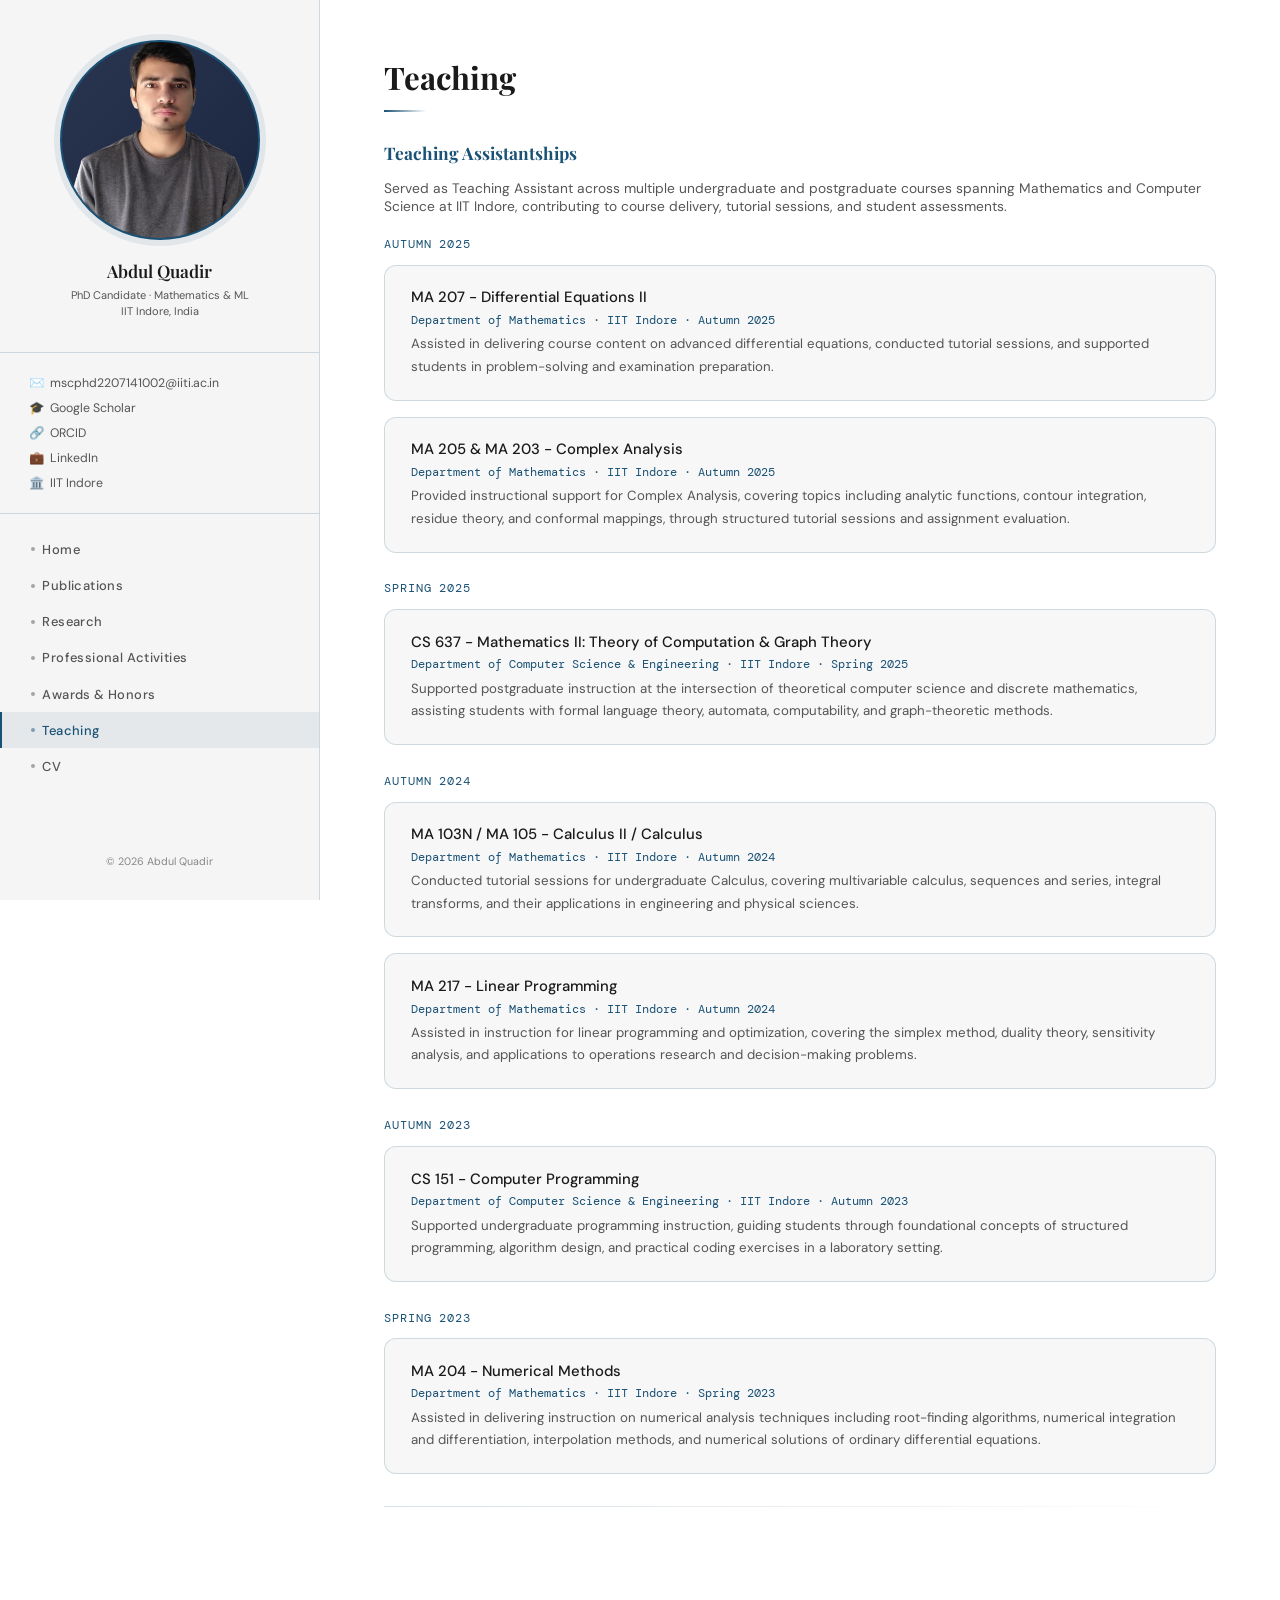
<file: teaching.html>
<!DOCTYPE html>
<html lang="en">
<head>
<meta charset="UTF-8">
<meta name="viewport" content="width=device-width, initial-scale=1.0">
<title>Abdul Quadir | Teaching</title>
<link href="https://fonts.googleapis.com/css2?family=Playfair+Display:wght@400;600;700&family=DM+Sans:wght@300;400;500;600&family=DM+Mono:wght@400;500&display=swap" rel="stylesheet">
<link rel="stylesheet" href="style.css">
</head>
<body>
<button class="mobile-toggle">☰</button>
<div class="site-wrapper">
  <div id="sidebar-placeholder"></div>
  <main class="main-content">
<section class="page-section" id="teaching">
      <h1 class="section-title">Teaching</h1>

      <h2 class="sub-heading">Teaching Assistantships</h2>
      <p style="font-size:0.86rem; color:var(--text-muted); margin-bottom:1.4rem;" contenteditable="false">
        Served as Teaching Assistant across multiple undergraduate and postgraduate courses 
        spanning Mathematics and Computer Science at IIT Indore, contributing to course 
        delivery, tutorial sessions, and student assessments.
      </p>

      <!-- Autumn 2025 -->
      <div style="margin-bottom: 1.8rem;">
        <div style="font-family:'DM Mono',monospace; font-size:0.72rem; color:#1a5276; 
                    letter-spacing:0.08em; text-transform:uppercase; margin-bottom:0.8rem;">
          Autumn 2025
        </div>

        <div class="talk-card">
          <h3>MA 207 - Differential Equations II</h3>
          <div class="meta">Department of Mathematics · IIT Indore · Autumn 2025</div>
          <p contenteditable="false">Assisted in delivering course content on advanced differential equations, 
          conducted tutorial sessions, and supported students in problem-solving and examination preparation.</p>
        </div>

        <div class="talk-card">
          <h3>MA 205 &amp; MA 203 - Complex Analysis</h3>
          <div class="meta">Department of Mathematics · IIT Indore · Autumn 2025</div>
          <p contenteditable="false">Provided instructional support for Complex Analysis, covering topics including 
          analytic functions, contour integration, residue theory, and conformal mappings, through structured 
          tutorial sessions and assignment evaluation.</p>
        </div>
      </div>

      <!-- Spring 2025 -->
      <div style="margin-bottom: 1.8rem;">
        <div style="font-family:'DM Mono',monospace; font-size:0.72rem; color:#1a5276; 
                    letter-spacing:0.08em; text-transform:uppercase; margin-bottom:0.8rem;">
          Spring 2025
        </div>

        <div class="talk-card">
          <h3>CS 637 - Mathematics II: Theory of Computation &amp; Graph Theory</h3>
          <div class="meta">Department of Computer Science &amp; Engineering · IIT Indore · Spring 2025</div>
          <p contenteditable="false">Supported postgraduate instruction at the intersection of theoretical 
          computer science and discrete mathematics, assisting students with formal language theory, 
          automata, computability, and graph-theoretic methods.</p>
        </div>
      </div>

      <!-- Autumn 2024 -->
      <div style="margin-bottom: 1.8rem;">
        <div style="font-family:'DM Mono',monospace; font-size:0.72rem; color:#1a5276; 
                    letter-spacing:0.08em; text-transform:uppercase; margin-bottom:0.8rem;">
          Autumn 2024
        </div>

        <div class="talk-card">
          <h3>MA 103N / MA 105 - Calculus II / Calculus</h3>
          <div class="meta">Department of Mathematics · IIT Indore · Autumn 2024</div>
          <p contenteditable="false">Conducted tutorial sessions for undergraduate Calculus, covering 
          multivariable calculus, sequences and series, integral transforms, and their applications 
          in engineering and physical sciences.</p>
        </div>

        <div class="talk-card">
          <h3>MA 217 - Linear Programming</h3>
          <div class="meta">Department of Mathematics · IIT Indore · Autumn 2024</div>
          <p contenteditable="false">Assisted in instruction for linear programming and optimization, 
          covering the simplex method, duality theory, sensitivity analysis, and applications to 
          operations research and decision-making problems.</p>
        </div>
      </div>

      <!-- Autumn 2023 -->
      <div style="margin-bottom: 1.8rem;">
        <div style="font-family:'DM Mono',monospace; font-size:0.72rem; color:#1a5276; 
                    letter-spacing:0.08em; text-transform:uppercase; margin-bottom:0.8rem;">
          Autumn 2023
        </div>

        <div class="talk-card">
          <h3>CS 151 - Computer Programming</h3>
          <div class="meta">Department of Computer Science &amp; Engineering · IIT Indore · Autumn 2023</div>
          <p contenteditable="false">Supported undergraduate programming instruction, guiding students 
          through foundational concepts of structured programming, algorithm design, and practical 
          coding exercises in a laboratory setting.</p>
        </div>
      </div>

      <!-- Spring 2023 -->
      <div style="margin-bottom: 1.8rem;">
        <div style="font-family:'DM Mono',monospace; font-size:0.72rem; color:#1a5276; 
                    letter-spacing:0.08em; text-transform:uppercase; margin-bottom:0.8rem;">
          Spring 2023
        </div>

        <div class="talk-card">
          <h3>MA 204 - Numerical Methods</h3>
          <div class="meta">Department of Mathematics · IIT Indore · Spring 2023</div>
          <p contenteditable="false">Assisted in delivering instruction on numerical analysis techniques 
          including root-finding algorithms, numerical integration and differentiation, interpolation 
          methods, and numerical solutions of ordinary differential equations.</p>
        </div>
      </div>

  </section>
  <div class="section-divider"></div>
  </main>
</div>
<script src="sidebar.js"></script>
</body>
</html>
</file>
<file: style.css>
:root {
  --navy: #ffffff;
  --navy-light: #f5f5f5;
  --accent: #1a5276;
  --accent-light: #1f618d;
  --text: #1a1a1a;
  --text-muted: #555555;
  --text-dim: #888888;
  --border: rgba(26,82,118,0.18);
  --card-bg: rgba(0,0,0,0.03);
  --sidebar-w: 320px;
}
*, *::before, *::after { box-sizing: border-box; margin: 0; padding: 0; }
html { scroll-behavior: smooth; }
body {
  font-family: 'DM Sans', sans-serif;
  background: var(--navy);
  color: var(--text);
  min-height: 100vh;
  overflow-x: hidden;
}

/* ── LAYOUT ── */
.site-wrapper { display: flex; min-height: 100vh; }

/* ── SIDEBAR ── */
.sidebar {
  width: var(--sidebar-w);
  min-height: 100vh;
  background: var(--navy-light);
  border-right: 1px solid var(--border);
  display: flex; flex-direction: column;
  position: fixed; top: 0; left: 0; bottom: 0; z-index: 100;
  padding: 2.5rem 0 2rem;
  overflow-y: auto;
  transition: transform 0.35s cubic-bezier(.4,0,.2,1);
}
.sidebar-top { padding: 0 1.2rem 2rem; border-bottom: 1px solid var(--border); text-align: center; }
.avatar-wrap {
  width: 200px; height: 200px;
  border-radius: 50%;
  margin: 0 auto 1.2rem;
  border: 2.5px solid var(--accent); overflow: hidden;
  background: linear-gradient(135deg, #2a3550, #1a2640);
  display: flex; align-items: center; justify-content: center;
  font-size: 2.2rem;
  box-shadow: 0 0 0 6px rgba(26,82,118,0.09);
  max-width: 100%;
}
.sidebar-name { font-family: 'Playfair Display', serif; font-size: 1.08rem; font-weight: 600; color: var(--text); margin-bottom: 0.28rem; }
.sidebar-role { font-size: 0.69rem; color: var(--text-muted); line-height: 1.5; }
.sidebar-links { padding: 1.1rem 1.8rem; border-bottom: 1px solid var(--border); }
.sidebar-link {
  display: flex; align-items: center; gap: 0.5rem;
  font-size: 0.77rem; color: var(--text-muted); text-decoration: none;
  padding: 0.28rem 0; transition: color 0.2s;
}
.sidebar-link:hover { color: var(--accent); }

/* ── NAV ── */
nav { padding: 1.1rem 0; flex: 1; }
.nav-item {
  display: flex; align-items: center; gap: 0.48rem;
  padding: 0.6rem 1.8rem;
  font-size: 0.81rem; font-weight: 500; color: var(--text-muted);
  text-decoration: none; letter-spacing: 0.03em;
  border-left: 2.5px solid transparent; transition: all 0.2s;
}
.nav-item:hover { color: var(--text); background: rgba(26,82,118,0.06); }
.nav-item.active { color: var(--accent); border-left-color: var(--accent); background: rgba(26,82,118,0.08); }
.nav-dot { width: 4px; height: 4px; border-radius: 50%; background: currentColor; opacity: 0.5; flex-shrink: 0; }
.sidebar-footer { padding: 0.9rem 1.8rem 0; font-size: 0.67rem; color: var(--text-dim); text-align: center; }

/* ── MAIN ── */
.main-content {
  margin-left: var(--sidebar-w); flex: 1;
  padding: 3.5rem 4rem 6rem;
  max-width: calc(var(--sidebar-w) + 840px);
}

/* ── PAGE HEADER ── */
.section-title {
  font-family: 'Playfair Display', serif; font-size: 1.95rem; font-weight: 700;
  color: var(--text); margin-bottom: 1.8rem; position: relative; padding-bottom: 0.9rem;
}
.section-title::after {
  content: ''; position: absolute; bottom: 0; left: 0;
  width: 42px; height: 2px; background: linear-gradient(90deg, var(--accent), transparent);
}
.sub-heading { font-family: 'Playfair Display', serif; font-size: 1.08rem; color: var(--accent); margin: 1.6rem 0 0.9rem; }
.section-divider { height: 1px; background: linear-gradient(90deg, var(--border), transparent); margin: 2rem 0; }

/* ── CARDS ── */
.bio-block {
  background: var(--card-bg); border: 1px solid var(--border); border-radius: 12px;
  padding: 1.9rem; margin-bottom: 1.6rem; line-height: 1.88; font-size: 0.91rem; color: #1a1a1a;
}
.bio-block p + p { margin-top: 1.1rem; }
.bio-block a { color: var(--accent); text-decoration: none; border-bottom: 1px solid rgba(26,82,118,0.28); }
.bio-block a:hover { border-bottom-color: var(--accent); }
.affil-block {
  background: var(--card-bg); border: 1px solid var(--border); border-radius: 12px;
  padding: 1.6rem 1.9rem; margin-bottom: 1.6rem;
}
.affil-block h3 { font-family: 'Playfair Display', serif; font-size: 1.08rem; color: var(--accent); margin-bottom: 0.85rem; }
.affil-block p { font-size: 0.87rem; color: var(--text-muted); line-height: 1.72; }
.affil-block a { color: var(--accent-light); text-decoration: none; }

.interests-grid { display: flex; flex-wrap: wrap; gap: 0.5rem; margin-top: 0.75rem; }
.tag {
  background: rgba(26,82,118,0.08); border: 1px solid rgba(26,82,118,0.2);
  color: var(--accent-light); font-size: 0.76rem; padding: 0.28rem 0.78rem;
  border-radius: 20px; font-family: 'DM Mono', monospace; letter-spacing: 0.02em;
}

/* ── PUBLICATIONS ── */
.pub-card {
  background: var(--card-bg); border: 1px solid var(--border); border-radius: 12px;
  padding: 1.45rem 1.65rem; margin-bottom: 1.1rem;
  transition: border-color 0.2s, background 0.2s;
}
.pub-card:hover { border-color: rgba(26,82,118,0.36); background: rgba(26,82,118,0.03); }

/* ── RESEARCH ── */
.research-card {
  background: var(--card-bg); border: 1px solid var(--border); border-radius: 12px;
  padding: 1.6rem; margin-bottom: 1.1rem;
  display: grid; grid-template-columns: 2.7rem 1fr; gap: 1rem; align-items: start;
}
.research-icon {
  width: 2.7rem; height: 2.7rem; background: rgba(26,82,118,0.08);
  border: 1px solid var(--border); border-radius: 9px;
  display: flex; align-items: center; justify-content: center; font-size: 1.15rem;
}
.research-card h3 { font-family: 'Playfair Display', serif; font-size: 1rem; color: var(--text); margin-bottom: 0.42rem; }
.research-card p { font-size: 0.86rem; color: var(--text-muted); line-height: 1.78; }

/* ── AWARDS ── */
.award-item { display: flex; gap: 1.3rem; padding: 1.2rem 0; border-bottom: 1px solid var(--border); }
.award-year { font-family: 'DM Mono', monospace; font-size: 0.79rem; color: var(--accent); min-width: 60px; padding-top: 0.1rem; }
.award-info h3 { font-size: 0.92rem; color: var(--text); margin-bottom: 0.25rem; font-weight: 500; }
.award-info p { font-size: 0.8rem; color: var(--text-muted); line-height: 1.65; }

/* ── SERVICE ── */
.service-section { margin-bottom: 1.8rem; }
.service-label { font-family: 'DM Mono', monospace; font-size: 0.71rem; color: var(--accent); letter-spacing: 0.1em; text-transform: uppercase; margin-bottom: 0.75rem; }
.service-item {
  background: var(--card-bg); border: 1px solid var(--border); border-radius: 8px;
  padding: 0.85rem 1.15rem; margin-bottom: 0.55rem;
  font-size: 0.85rem; color: var(--text-muted); line-height: 1.62;
}
.service-item strong { color: var(--text); font-weight: 500; }

/* ── TEACHING ── */
.talk-card {
  background: var(--card-bg); border: 1px solid var(--border); border-radius: 12px;
  padding: 1.35rem 1.6rem; margin-bottom: 1rem;
}
.talk-card h3 { font-size: 0.93rem; color: var(--text); font-weight: 500; margin-bottom: 0.28rem; }
.talk-card .meta { font-size: 0.76rem; color: var(--accent); margin-bottom: 0.35rem; font-family: 'DM Mono', monospace; }
.talk-card p { font-size: 0.83rem; color: var(--text-muted); line-height: 1.68; }

/* ── CV ── */
.cv-section { margin-bottom: 2rem; }
.cv-section h3 { font-family: 'Playfair Display', serif; font-size: 1.08rem; color: var(--accent); margin-bottom: 1rem; padding-bottom: 0.5rem; border-bottom: 1px solid var(--border); }
.cv-row { display: grid; grid-template-columns: 110px 1fr; gap: 0.85rem; margin-bottom: 1rem; }
.cv-date { font-family: 'DM Mono', monospace; font-size: 0.76rem; color: var(--text-dim); padding-top: 0.1rem; }
.cv-detail h4 { font-size: 0.9rem; color: var(--text); font-weight: 500; margin-bottom: 0.16rem; }
.cv-detail p { font-size: 0.8rem; color: var(--text-muted); line-height: 1.62; }
.cv-download-btn {
  display: inline-flex; align-items: center; gap: 0.48rem;
  background: linear-gradient(135deg, rgba(26,82,118,0.12), rgba(26,82,118,0.06));
  border: 1px solid var(--accent); color: var(--accent);
  font-family: 'DM Sans', sans-serif; font-size: 0.83rem; font-weight: 500;
  padding: 0.58rem 1.25rem; border-radius: 8px; cursor: pointer;
  text-decoration: none; margin-bottom: 2rem; transition: all 0.2s;
}
.cv-download-btn:hover { background: rgba(26,82,118,0.18); transform: translateY(-1px); }

/* ── FOOTER ── */
.site-footer {
  background: #ffffff; color: #1a1a1a;
  padding: 2.5rem 3rem;
  display: flex; justify-content: space-between; align-items: flex-start;
  flex-wrap: wrap; gap: 2rem;
  border-top: 1px solid rgba(0,0,0,0.1);
}

/* ── MOBILE ── */
.mobile-toggle {
  display: none; position: fixed; top: 0.85rem; right: 0.85rem; z-index: 200;
  background: var(--navy-light); border: 1px solid var(--border);
  color: var(--text); width: 37px; height: 37px;
  border-radius: 8px; cursor: pointer; font-size: 1rem;
  align-items: center; justify-content: center;
}
@media (max-width: 840px) {
  .sidebar { transform: translateX(-100%); }
  .sidebar.open { transform: translateX(0); }
  .main-content { margin-left: 0; padding: 4.2rem 1.3rem 3rem; }
  .mobile-toggle { display: flex; }
  .cv-row { grid-template-columns: 1fr; gap: 0.18rem; }
  .research-card { grid-template-columns: 1fr; }
}
</file>
